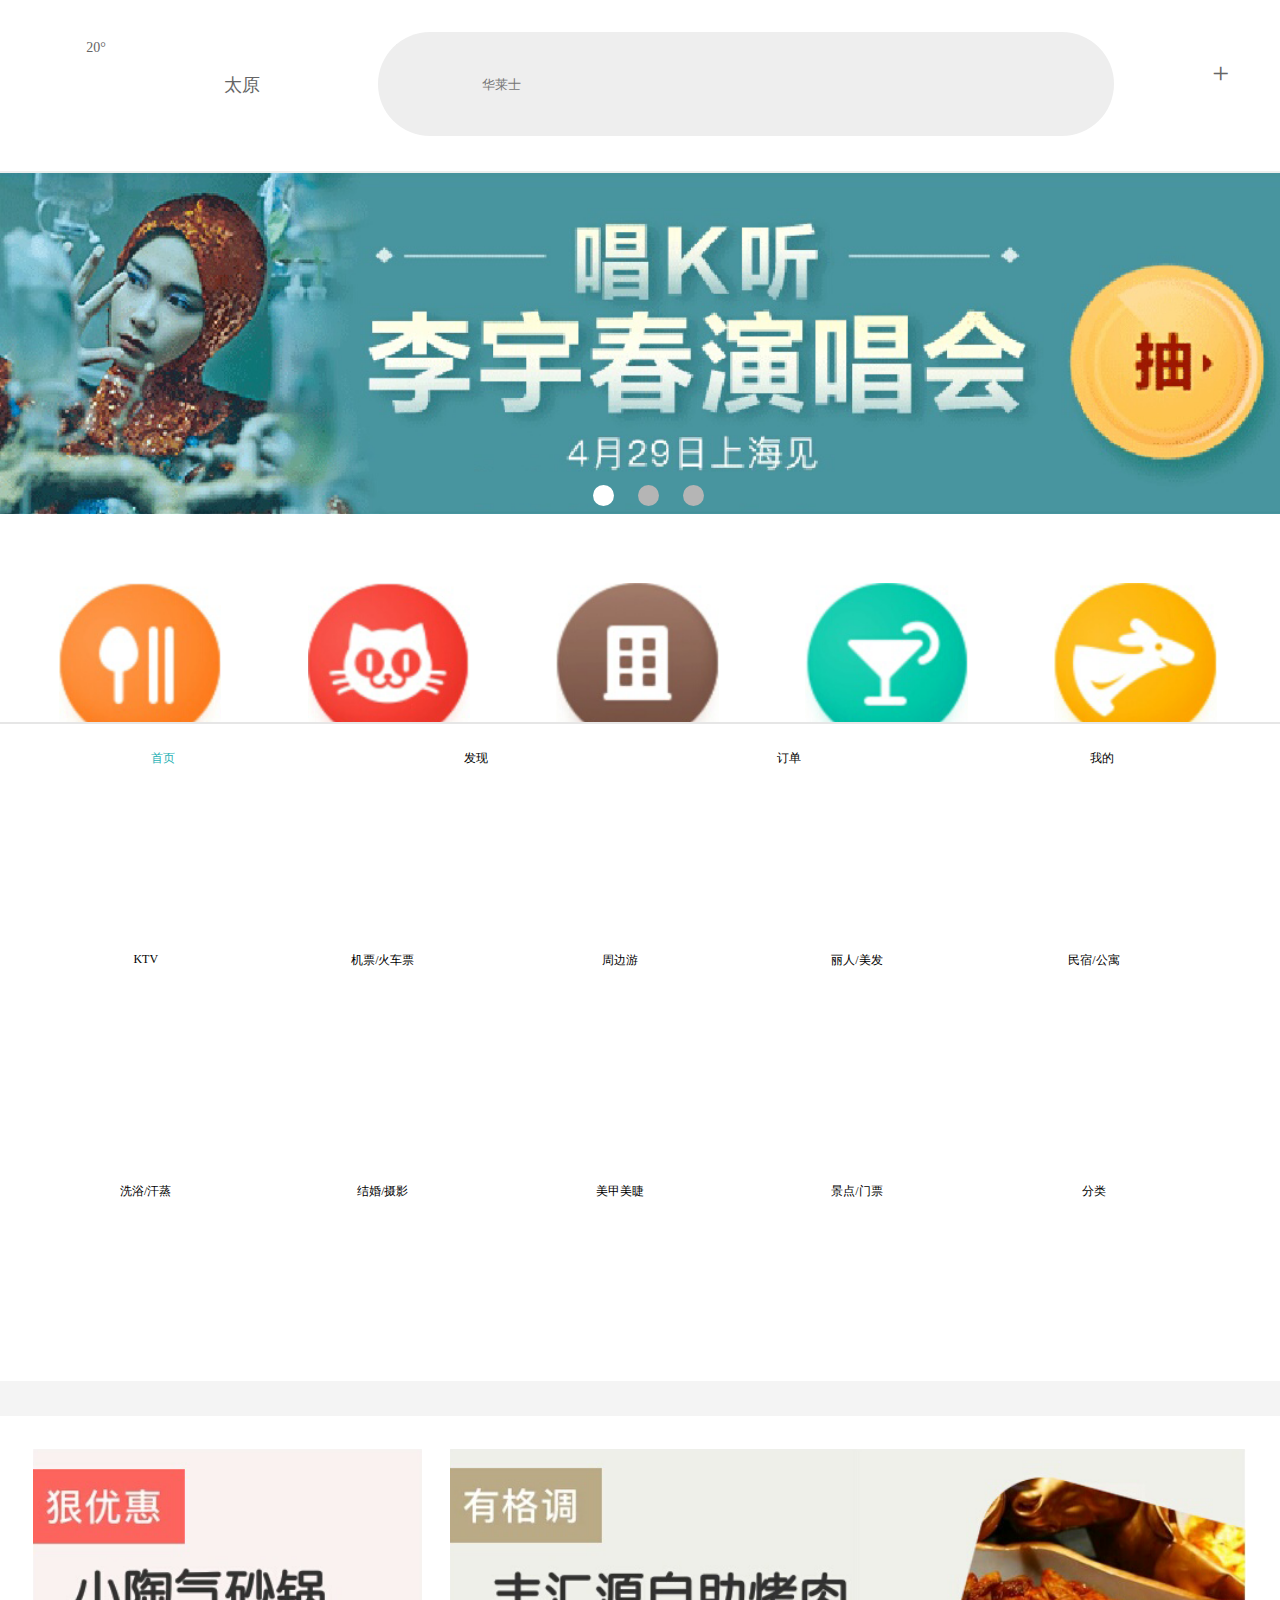
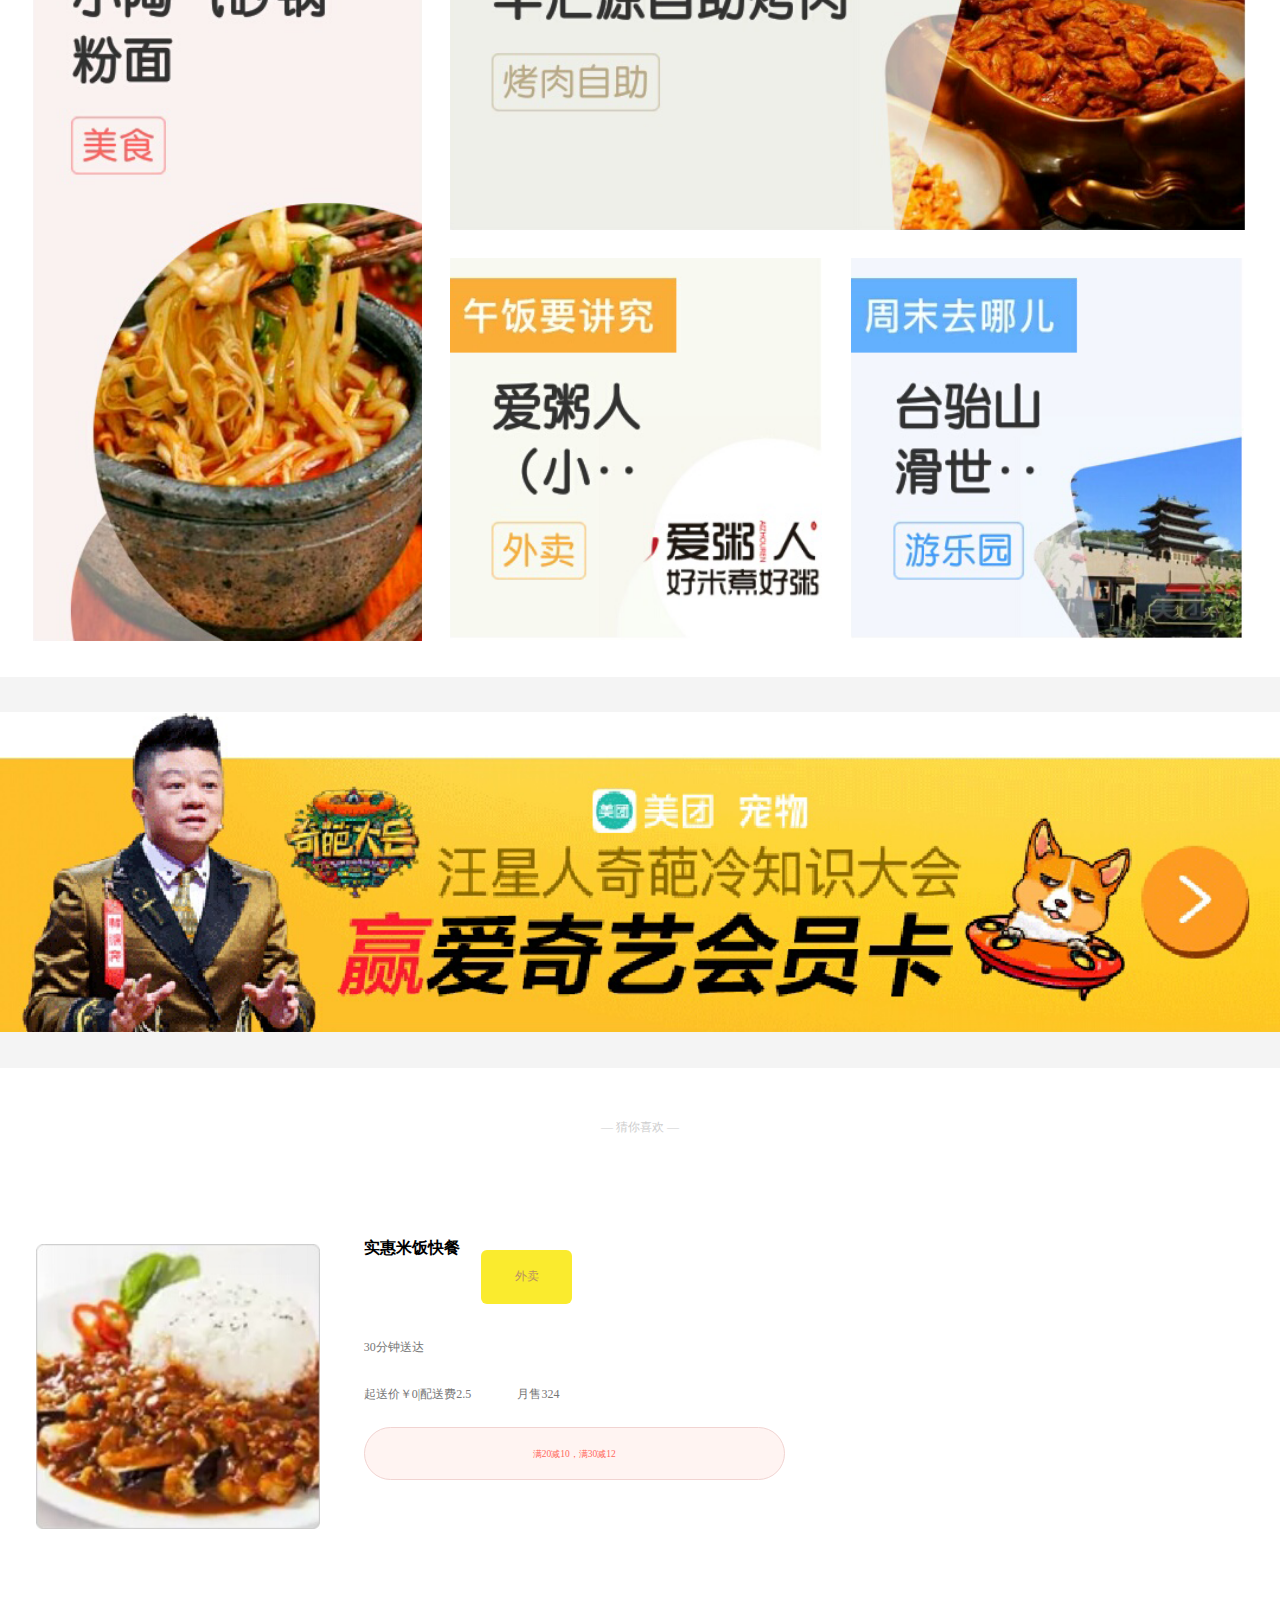
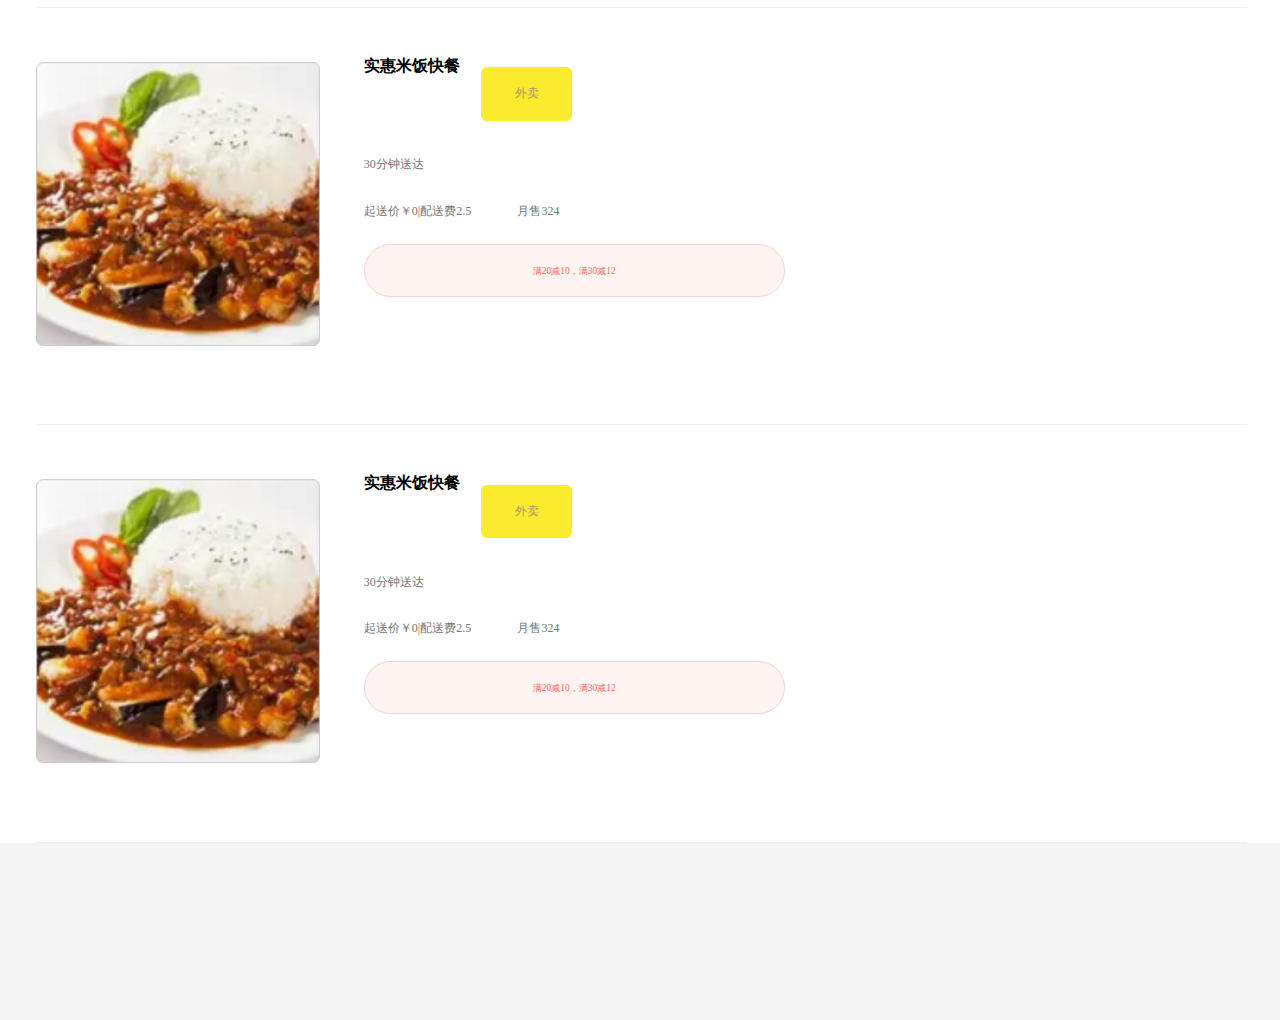
<file: index.html>
<!doctype html>
<html lang="en">
<head>
    <meta charset="UTF-8">
    <meta name="viewport"
          content="width=device-width, user-scalable=no, initial-scale=1.0, maximum-scale=1.0, minimum-scale=1.0">
    <meta http-equiv="X-UA-Compatible" content="ie=edge">
    <title>Document</title>
    <link rel="stylesheet" href="css/index.css">
    <link rel="stylesheet" href="css/public.css">
    <script src="js/rem.js"></script>
</head>
<body>
<div class="top">
    <div class="weather">
        <p>&#xe64c;</p>
        <span>20</span>°
    </div>
    <div class="address"><span>太原</span><em>&#xe62c;</em></div>
    <div class="search">
        <input type="submit" value="&#xe6d1;" class="search-icon">
        <input type="text" placeholder="华莱士" class="search-word">
    </div>
    <div class="add">+</div>
</div>
<div class="banner">
    <!--<div class="banner-img">-->
        <img src="img/images/banner1_02.png" alt="">
        <!--<img src="img/images/banner1_02.png" alt="">-->
        <!--<img src="img/images/banner1_02.png" alt="">-->
    <!--</div>-->
    <div class="banner-nav">
        <div class="banner-nav-first active"></div>
        <div class="banner-nav-first"></div>
        <div class="banner-nav-first"></div>
    </div>
</div>
<div class="icons">
    <div class="icon-five">
        <div class="icon1">
            <img src="img/images/meishi_07.png" alt="">
            美食
        </div>
        <div class="icon1 icon2">
            <img src="img/images/2.png" alt="">
            电影/演出
        </div>
        <div class="icon1 icon2">
            <img src="img/images/3.png" alt="">
            酒店住宿
        </div>
        <div class="icon1 icon2">
            <img src="img/images/4.png" alt="">
            休闲娱乐
        </div>
        <div class="icon1 icon2">
            <img src="img/images/5.png" alt="">
            外卖
        </div>
    </div>
    <div class="icon-line"></div>
    <div class="icons-ten">
        <div class="icon-top">
            <div class="icon-ten-first">
                <p>&#xe69c;</p>
                KTV
            </div>
            <div class="icon-ten-first">
                <p>&#xe61b;</p>
                机票/火车票
            </div>
            <div class="icon-ten-first">
                <p>&#xe8a2;</p>
                周边游
            </div>
            <div class="icon-ten-first">
                <p>&#xe600;</p>
                丽人/美发
            </div>
            <div class="icon-ten-first">
                <p>&#xe8e9;</p>
                民宿/公寓
            </div>
        </div>
        <div class="icon-top icon-bottom">
            <div class="icon-ten-first">
                <p>&#xe656;</p>
                洗浴/汗蒸
            </div>
            <div class="icon-ten-first">
                <p>&#xe6ac;</p>
                结婚/摄影
            </div>
            <div class="icon-ten-first">
                <p>&#xe61d;</p>
                美甲美睫
            </div>
            <div class="icon-ten-first">
                <p>&#xe623;</p>
                景点/门票
            </div>
            <div class="icon-ten-first">
                <p>&#xe7f8;</p>
                分类
            </div>
        </div>

    </div>
</div>
<div class="forexample">
    <a href="dianpu.html"><img src="img/images/f1_09.png" alt="" class="fe-img1"></a>
    <img src="img/images/f3.png" alt="" class="fe-img2">
    <img src="img/images/f2_06.png" alt="" class="fe-img3">
    <img src="img/images/f4.png" alt="" class="fe-img4">
</div>
<div class="row-img">
    <img src="img/images/h1_22.png" alt="">
</div>
<div class="like">
    <div class="like-title">— 猜你喜欢 —</div>
    <div class="like-nav1">
        <img src="img/images/c1_09.png" alt="">
        <div class="like-word">
            <div class="like-word-title">
                <h5>实惠米饭快餐</h5>
                <div class="waimai">外卖</div>
            </div>
            <p>30分钟送达</p>
            <p>起送价￥0|配送费2.5<span>月售324</span></p>
            <div class="free">满20减10，满30减12</div>
        </div>
    </div>
    <div class="like-nav1">
        <img src="img/images/c1_09.png" alt="">
        <div class="like-word">
            <div class="like-word-title">
                <h5>实惠米饭快餐</h5>
                <div class="waimai">外卖</div>
            </div>
            <p>30分钟送达</p>
            <p>起送价￥0|配送费2.5<span>月售324</span></p>
            <div class="free">满20减10，满30减12</div>
        </div>
    </div>
    <div class="like-nav1">
        <img src="img/images/c1_09.png" alt="">
        <div class="like-word">
            <div class="like-word-title">
                <h5>实惠米饭快餐</h5>
                <div class="waimai">外卖</div>
            </div>
            <p>30分钟送达</p>
            <p>起送价￥0|配送费2.5<span>月售324</span></p>
            <div class="free">满20减10，满30减12</div>
        </div>
    </div>
</div>
<div class="daohang">
    <a href="index.html">
        <div class="daohang1 daohang3">
            &#xe613;
            <span>首页</span>
        </div>
    </a>
    <a href="find.html">
        <div class="daohang1 daohang2">
            &#xe612;
            <span>发现</span>
        </div>
    </a>
    <a href="book.html">
        <div class="daohang1 daohang2">
            &#xe645;
            <span>订单</span>
        </div>
    </a>
    <a href="person.php">
        <div class="daohang1 daohang2">
            &#xe62f;
            <span>我的</span>
        </div>
    </a>
</div>

<!--<div class="fan">-->
    <!--<div class="top">-->
        <!--<div class="cha">×</div>-->
        <!--<div class="chaopai">招牌美食</div>-->
    <!--</div>-->
    <!--<div class="fan_xiangqing">-->
        <!--<div class="fan_xq_top">-->
            <!--<div class="dian"><span>开心花甲粉</span></div>-->
            <!--<div class="peisong"><span>配送费0</span></div>-->
            <!--<div class="pingjia"><span>评价3.9分</span></div>-->
            <!--<div class="fan_xq_neirong">-->
                <!--<div class="fanfan">-->
                    <!--<div class="fan_xq_tu"></div>-->
                    <!--<div class="fan_fanxiangqing">-->
                        <!--<div class="fanming">香辣花甲粉</div>-->
                        <!--<div class="shengyu">仅剩19份</div>-->
                        <!--<div class="fan_tiao"></div>-->
                        <!--<b class="jiage">9.9</b>-->
                        <!--<span class="qianjiage">16.88</span>-->
                    <!--</div>-->
                    <!--<div class="fan_qiang">马上订购</div>-->
                <!--</div>-->
                <!--<div class="fanfan">-->
                    <!--<div class="fan_xq_tu"></div>-->
                    <!--<div class="fan_fanxiangqing">-->
                        <!--<div class="fanming">香辣花甲粉</div>-->
                        <!--<div class="shengyu">仅剩19份</div>-->
                        <!--<div class="fan_tiao"></div>-->
                        <!--<b class="jiage">9.9</b>-->
                        <!--<span class="qianjiage">16.88</span>-->
                    <!--</div>-->
                    <!--<div class="fan_qiang">马上订购</div>-->
                <!--</div>-->
                <!--<div class="fanfan">-->
                    <!--<div class="fan_xq_tu"></div>-->
                    <!--<div class="fan_fanxiangqing">-->
                        <!--<div class="fanming">香辣花甲粉</div>-->
                        <!--<div class="shengyu">仅剩19份</div>-->
                        <!--<div class="fan_tiao"></div>-->
                        <!--<b class="jiage">9.9</b>-->
                        <!--<span class="qianjiage">16.88</span>-->
                    <!--</div>-->
                    <!--<div class="fan_qiang">马上订购</div>-->
                <!--</div>-->
                <!--<div class="fanfan">-->
                    <!--<div class="fan_xq_tu"></div>-->
                    <!--<div class="fan_fanxiangqing">-->
                        <!--<div class="fanming">香辣花甲粉</div>-->
                        <!--<div class="shengyu">仅剩19份</div>-->
                        <!--<div class="fan_tiao"></div>-->
                        <!--<b class="jiage">9.9</b>-->
                        <!--<span class="qianjiage">16.88</span>-->
                    <!--</div>-->
                    <!--<div class="fan_qiang">马上订购</div>-->
                <!--</div>-->
                <!--<div class="fanfan">-->
                    <!--<div class="fan_xq_tu"></div>-->
                    <!--<div class="fan_fanxiangqing">-->
                        <!--<div class="fanming">香辣花甲粉</div>-->
                        <!--<div class="shengyu">仅剩19份</div>-->
                        <!--<div class="fan_tiao"></div>-->
                        <!--<b class="jiage">9.9</b>-->
                        <!--<span class="qianjiage">16.88</span>-->
                    <!--</div>-->
                    <!--<div class="fan_qiang">马上订购</div>-->
                <!--</div>-->
                <!--<div class="fanfan">-->
                    <!--<div class="fan_xq_tu"></div>-->
                    <!--<div class="fan_fanxiangqing">-->
                        <!--<div class="fanming">香辣花甲粉</div>-->
                        <!--<div class="shengyu">仅剩19份</div>-->
                        <!--<div class="fan_tiao"></div>-->
                        <!--<b class="jiage">9.9</b>-->
                        <!--<span class="qianjiage">16.88</span>-->
                    <!--</div>-->
                    <!--<div class="fan_qiang">马上订购</div>-->
                <!--</div>-->
            <!--</div>-->
        <!--</div>-->
    <!--</div>-->
<!--</div>-->
</body>
<script src="js/jquery-3.3.1.min.js"></script>
<script src="js/index.js"></script>
<!--<script>-->
    <!--$(".cha").click(function () {-->
        <!--$(".fan").slideUp();-->
    <!--})-->
    <!--$(".fe-img1").click(function () {-->
        <!--$(".fan").slideDown();-->
    <!--})-->
<!--</script>-->
</html>
</file>
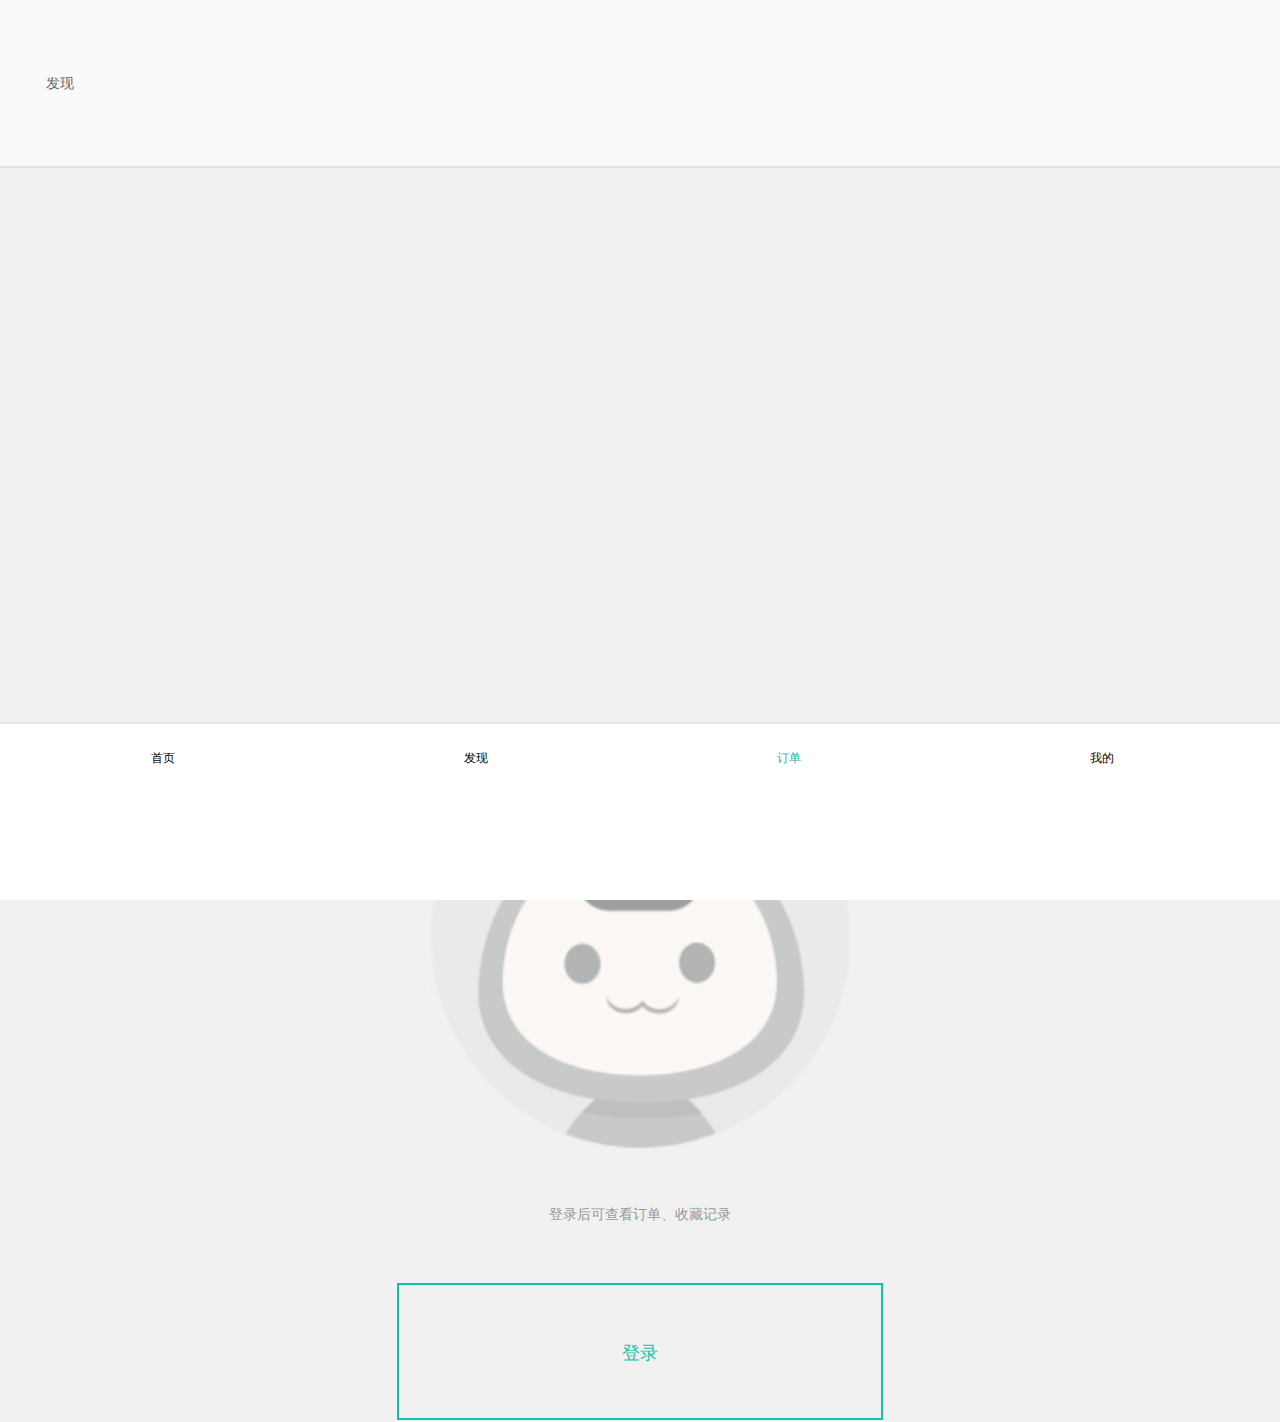
<file: book.html>
<!doctype html>
<html lang="en">
<head>
    <meta charset="UTF-8">
    <meta name="viewport"
          content="width=device-width, user-scalable=no, initial-scale=1.0, maximum-scale=1.0, minimum-scale=1.0">
    <meta http-equiv="X-UA-Compatible" content="ie=edge">
    <title>Document</title>
    <link rel="stylesheet" href="css/book.css">
    <link rel="stylesheet" href="css/public.css">
    <script src="js/rem.js"></script>
</head>
<body>
<div class="top">
    发现
</div>
<div class="content">
    <div class="content-img">
        <img src="img/images/t1_07.png" alt="">
    </div>
    <p>登录后可查看订单、收藏记录</p>
    <a href="login.html" target="_parent"><div class="login">登录</div></a>
</div>
<div class="daohang">
    <a href="index.html">
        <div class="daohang1">
            &#xe613;
            <span>首页</span>
        </div>
    </a>
    <a href="find.html">
        <div class="daohang1 daohang2">
            &#xe612;
            <span>发现</span>
        </div>
    </a>
    <a href="book.html">
        <div class="daohang1 daohang2 daohang3">
            &#xe645;
            <span>订单</span>
        </div>
    </a>
    <a href="person.html">
        <div class="daohang1 daohang2">
            &#xe62f;
            <span>我的</span>
        </div>
    </a>
</div>

</body>
</html>
</file>
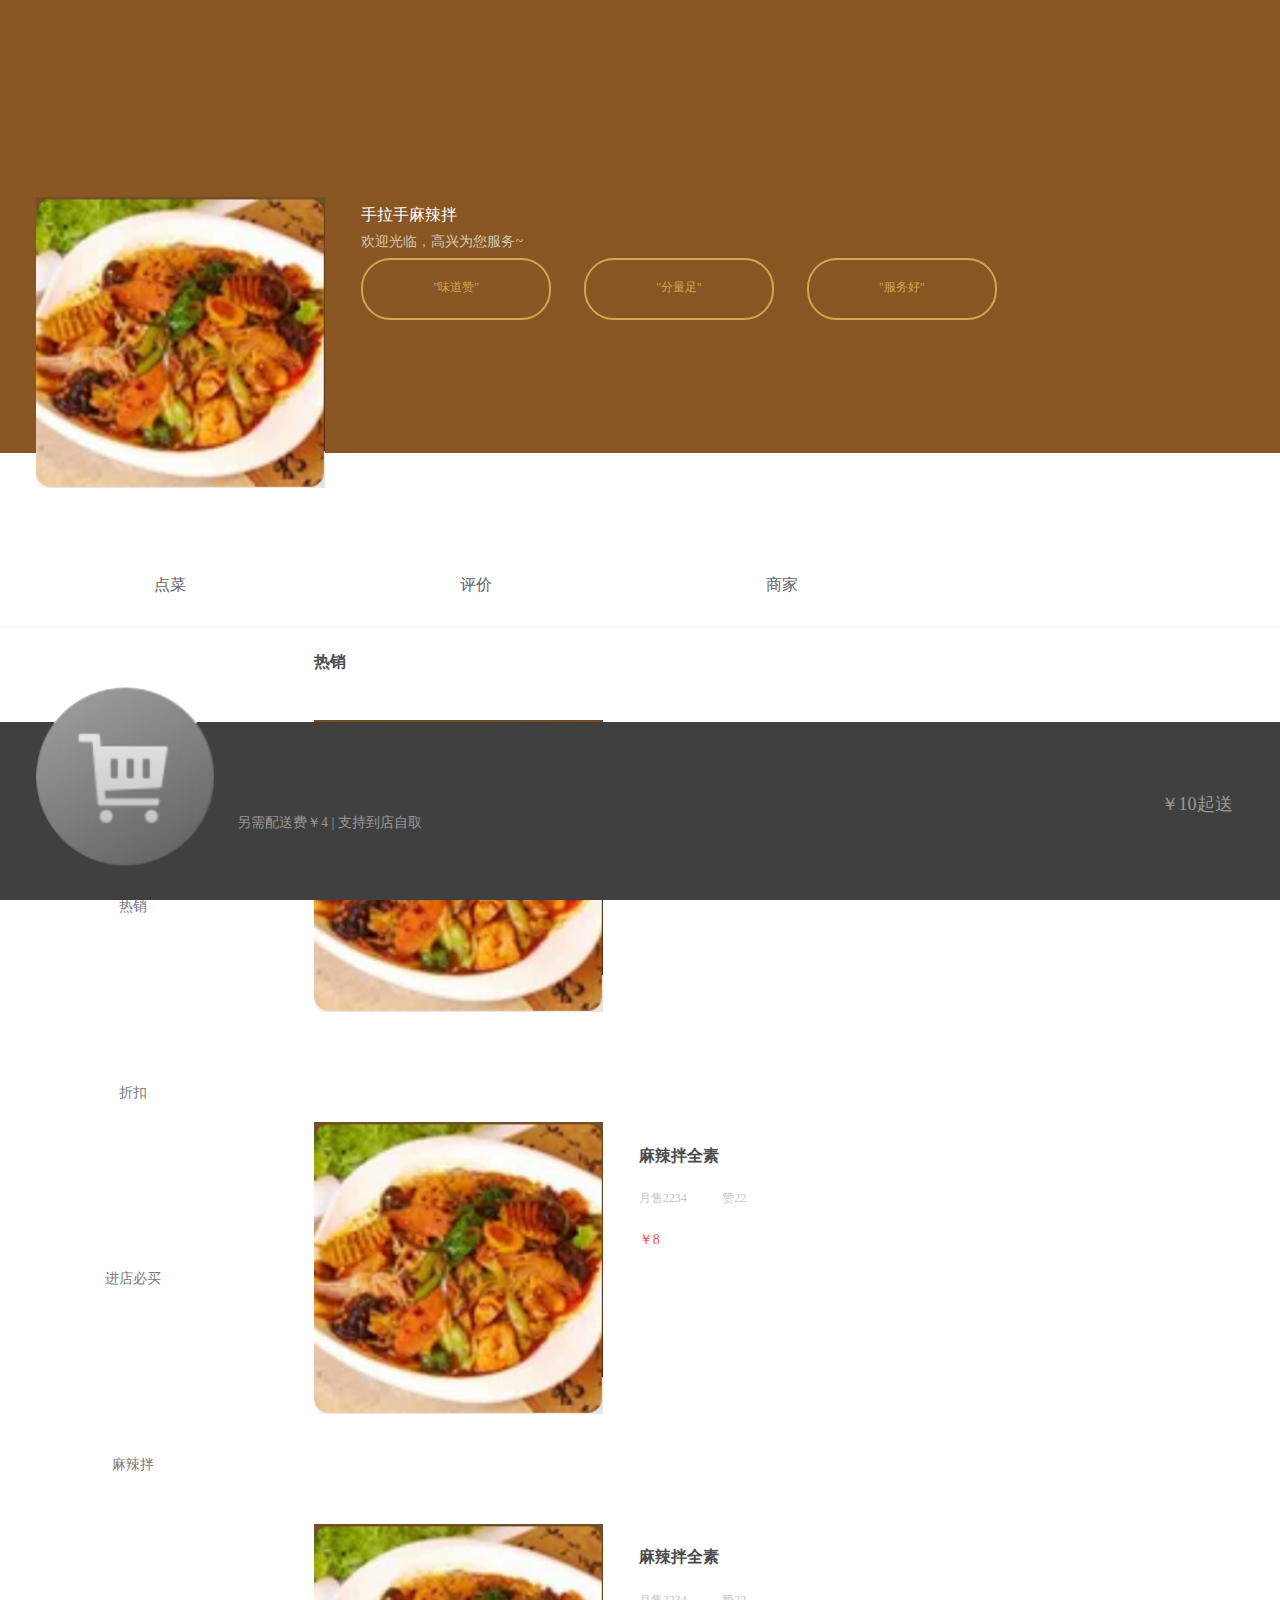
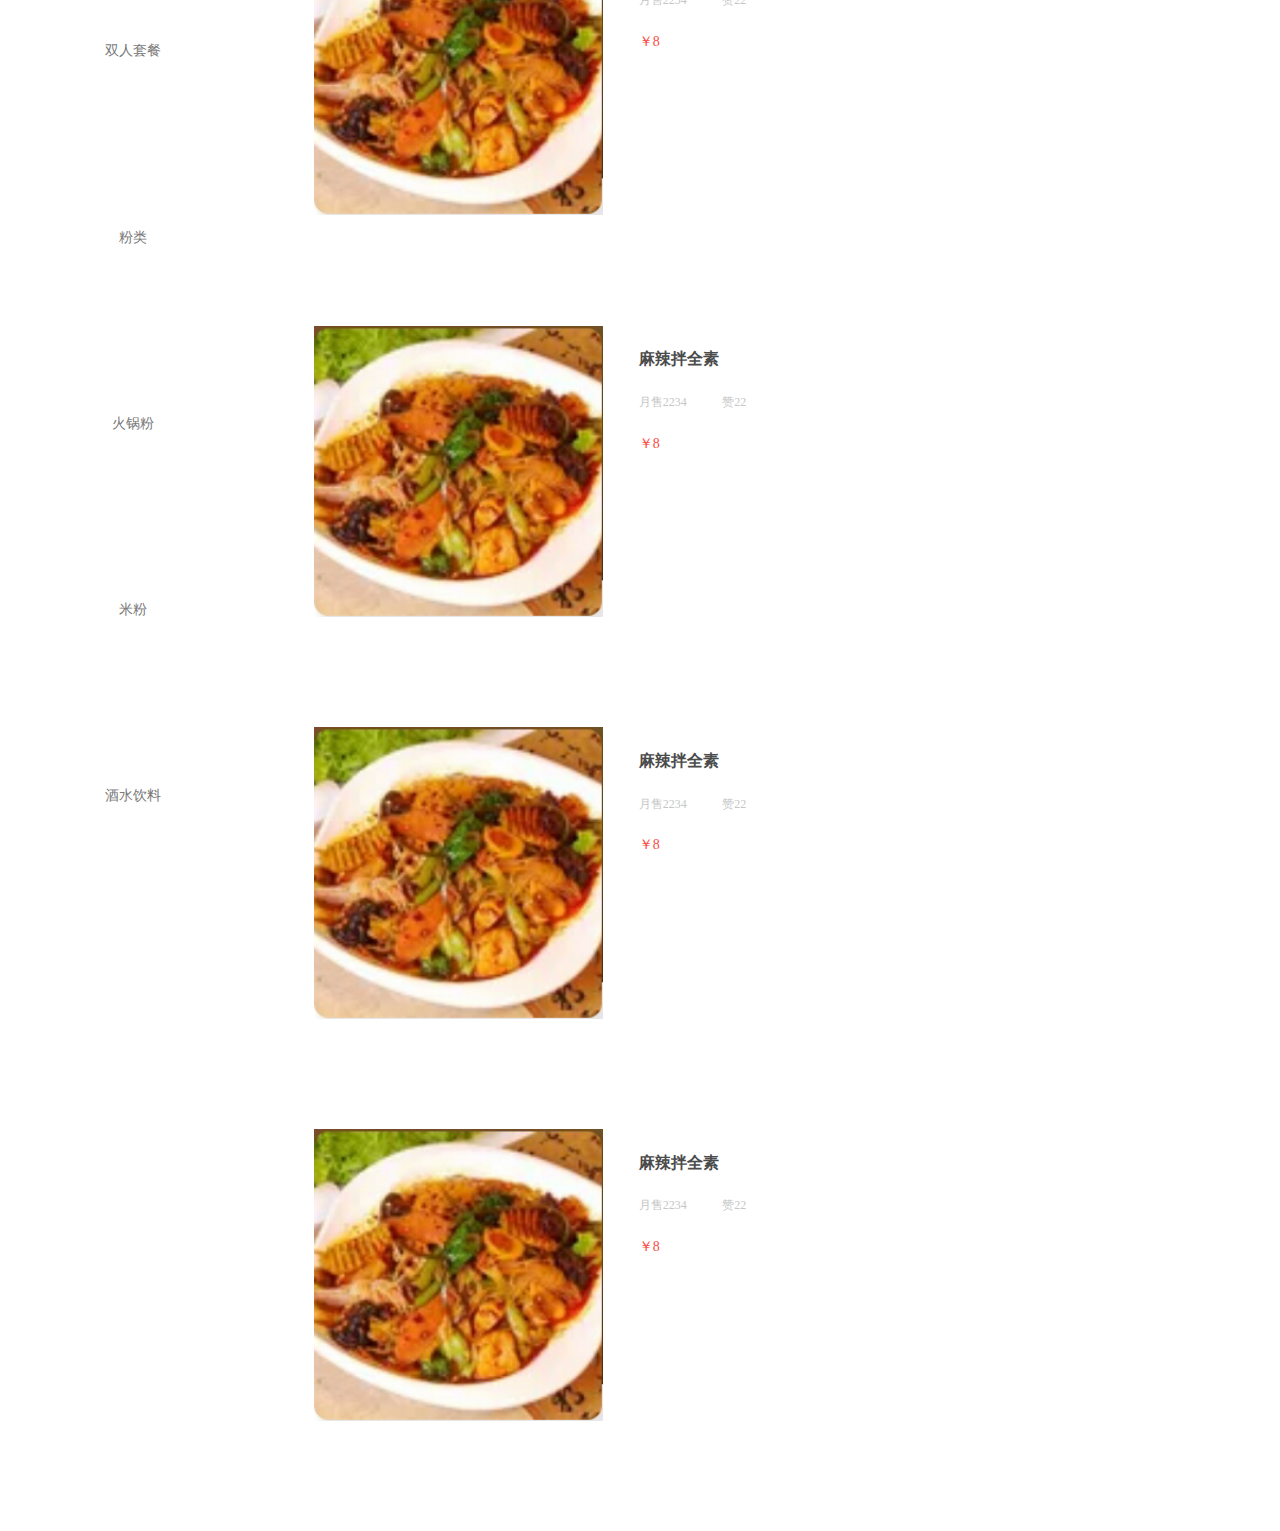
<file: dianpu.html>
<!doctype html>
<html lang="en">
<head>
    <meta charset="UTF-8">
    <meta name="viewport"
          content="width=device-width, user-scalable=no, initial-scale=1.0, maximum-scale=1.0, minimum-scale=1.0">
    <meta http-equiv="X-UA-Compatible" content="ie=edge">
    <title>Document</title>
    <link rel="stylesheet" href="css/dianpu.css">
    <link rel="stylesheet" href="css/public.css">
    <script src="js/rem.js"></script>
</head>
<body>
<div class="top">
    <div class="to-top">
        <a href="index.html">&#xe625;</a>
        &nbsp;&nbsp;&nbsp;&nbsp;&nbsp;&nbsp;&nbsp;&nbsp;&nbsp;&nbsp;
        &nbsp;&nbsp;&nbsp;&nbsp;&nbsp;&nbsp;&nbsp;&nbsp;&nbsp;&nbsp;
        &nbsp;&nbsp;&nbsp;&nbsp;
        &#xe78d;
        &nbsp;
        &#xe643;
        &nbsp;
        &#xe63d;
    </div>
    <img src="img/images/b1.png" alt="">
    <h5>手拉手麻辣拌</h5>
    <p>欢迎光临，高兴为您服务~</p>
    <div class="top-nav">
        <div class="top-nav1">"味道赞"</div>
        <div class="top-nav1 top-nav2">"分量足"</div>
        <div class="top-nav1 top-nav2">"服务好"</div>
    </div>
</div>
<div class="list">
    <span>点菜</span>
    <span class="list-span2">评价</span>
    <span class="list-span2">商家</span>
</div>
<div class="left-list">
    <div class="left-list-nav1">
        专场
    </div>
    <div class="left-list-nav1">
        热销
    </div>
    <div class="left-list-nav1">
        折扣
    </div>
    <div class="left-list-nav1">
        进店必买
    </div>
    <div class="left-list-nav1">
        麻辣拌
    </div>
    <div class="left-list-nav1">
        双人套餐
    </div>
    <div class="left-list-nav1">
        粉类
    </div>
    <div class="left-list-nav1">
        火锅粉
    </div>
    <div class="left-list-nav1">
        米粉
    </div>
    <div class="left-list-nav1">
        酒水饮料
    </div>
</div>
<div class="right-list">
    <h5>热销</h5>
    <a href="thing.html">
    <div class="item">
        <img src="img/images/b1.png" alt="">
        <div class="rightlist-word">
            <h5>麻辣拌全素</h5>
            <i>月售<span>2234</span></i>
            <i>赞<span>22</span></i>
            <p>￥8</p>
        </div>
    </div>
    </a>
    <div class="item">
        <img src="img/images/b1.png" alt="">
        <div class="rightlist-word">
            <h5>麻辣拌全素</h5>
            <i>月售<span>2234</span></i>
            <i>赞<span>22</span></i>
            <p>￥8</p>
        </div>
    </div>
    <div class="item">
        <img src="img/images/b1.png" alt="">
        <div class="rightlist-word">
            <h5>麻辣拌全素</h5>
            <i>月售<span>2234</span></i>
            <i>赞<span>22</span></i>
            <p>￥8</p>
        </div>
    </div>
    <div class="item">
        <img src="img/images/b1.png" alt="">
        <div class="rightlist-word">
            <h5>麻辣拌全素</h5>
            <i>月售<span>2234</span></i>
            <i>赞<span>22</span></i>
            <p>￥8</p>
        </div>
    </div>
    <div class="item">
        <img src="img/images/b1.png" alt="">
        <div class="rightlist-word">
            <h5>麻辣拌全素</h5>
            <i>月售<span>2234</span></i>
            <i>赞<span>22</span></i>
            <p>￥8</p>
        </div>
    </div>
    <div class="item">
        <img src="img/images/b1.png" alt="">
        <div class="rightlist-word">
            <h5>麻辣拌全素</h5>
            <i>月售<span>2234</span></i>
            <i>赞<span>22</span></i>
            <p>￥8</p>
        </div>
    </div>
</div>
<div class="buy">
    <div class="buy-car"></div>
    <span>
        另需配送费￥4 | 支持到店自取
    </span>
    <em>￥10起送</em>
</div>
</body>
</html>
</file>
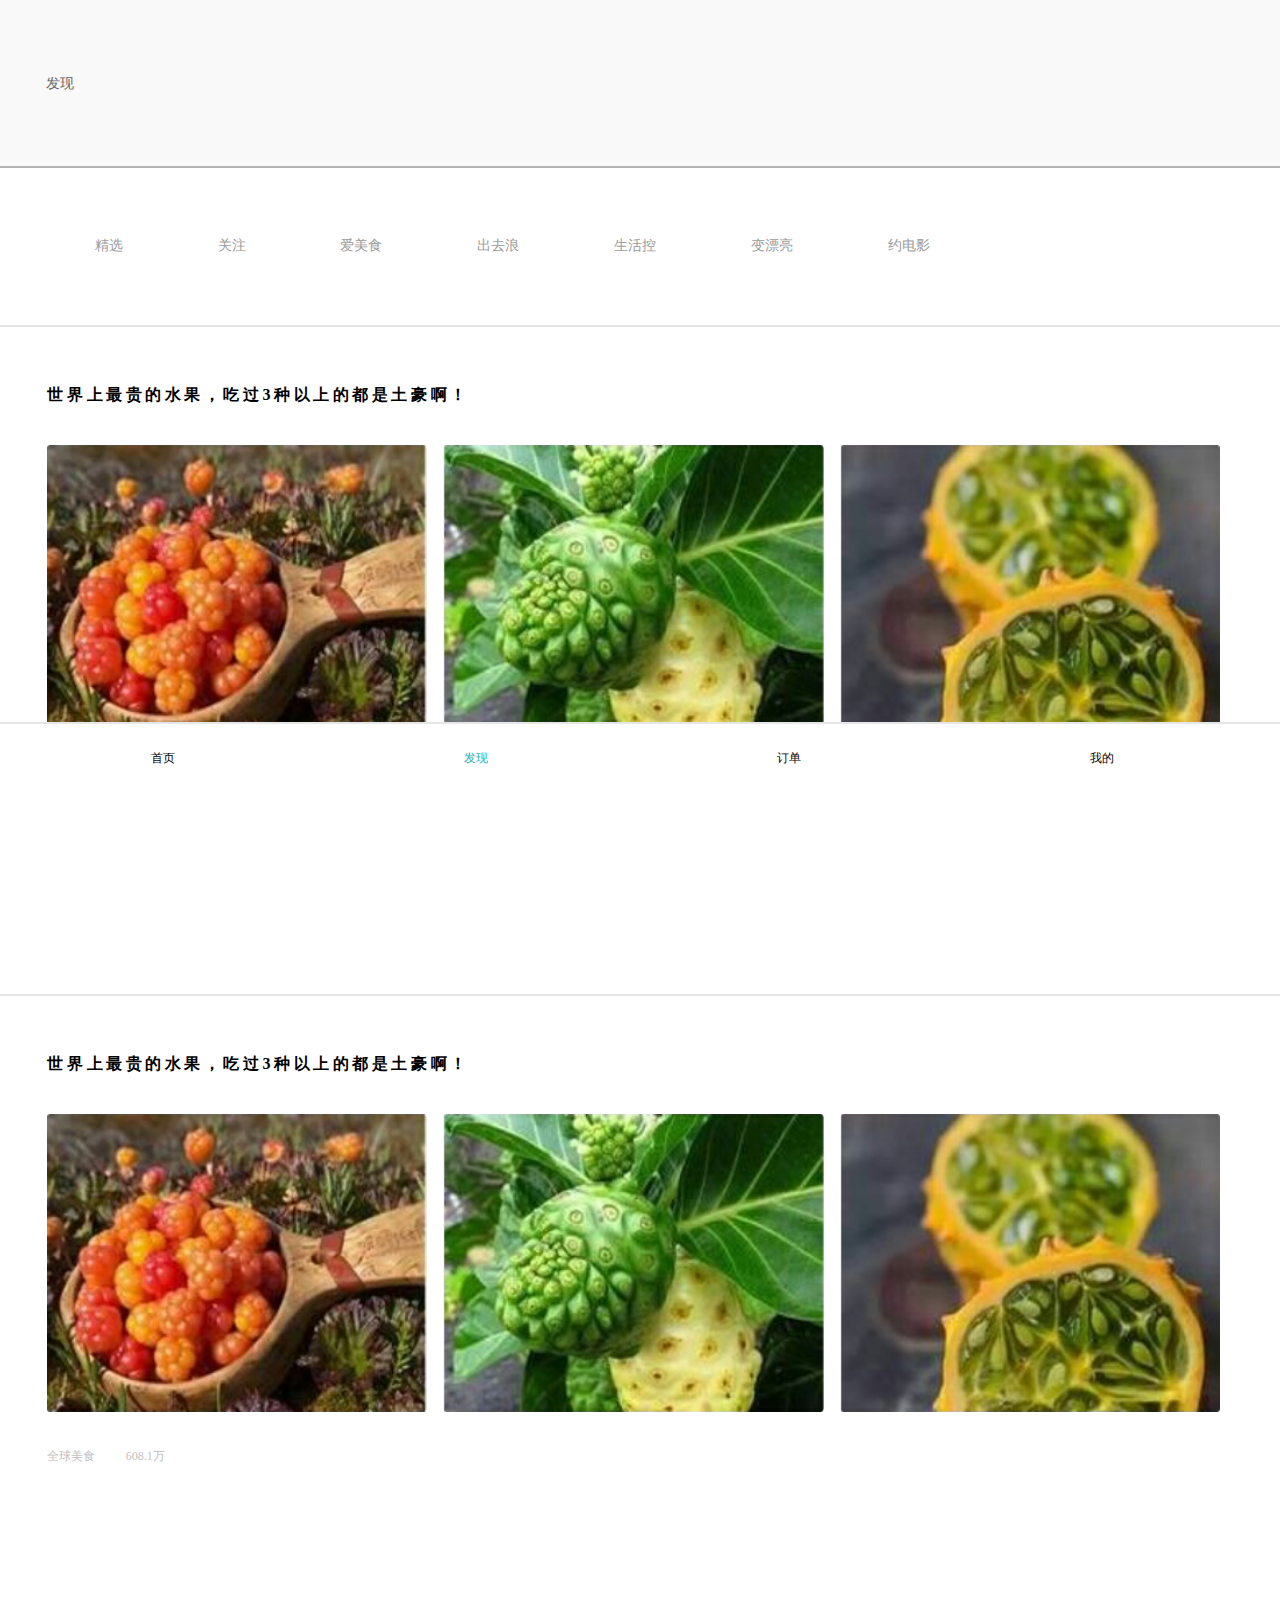
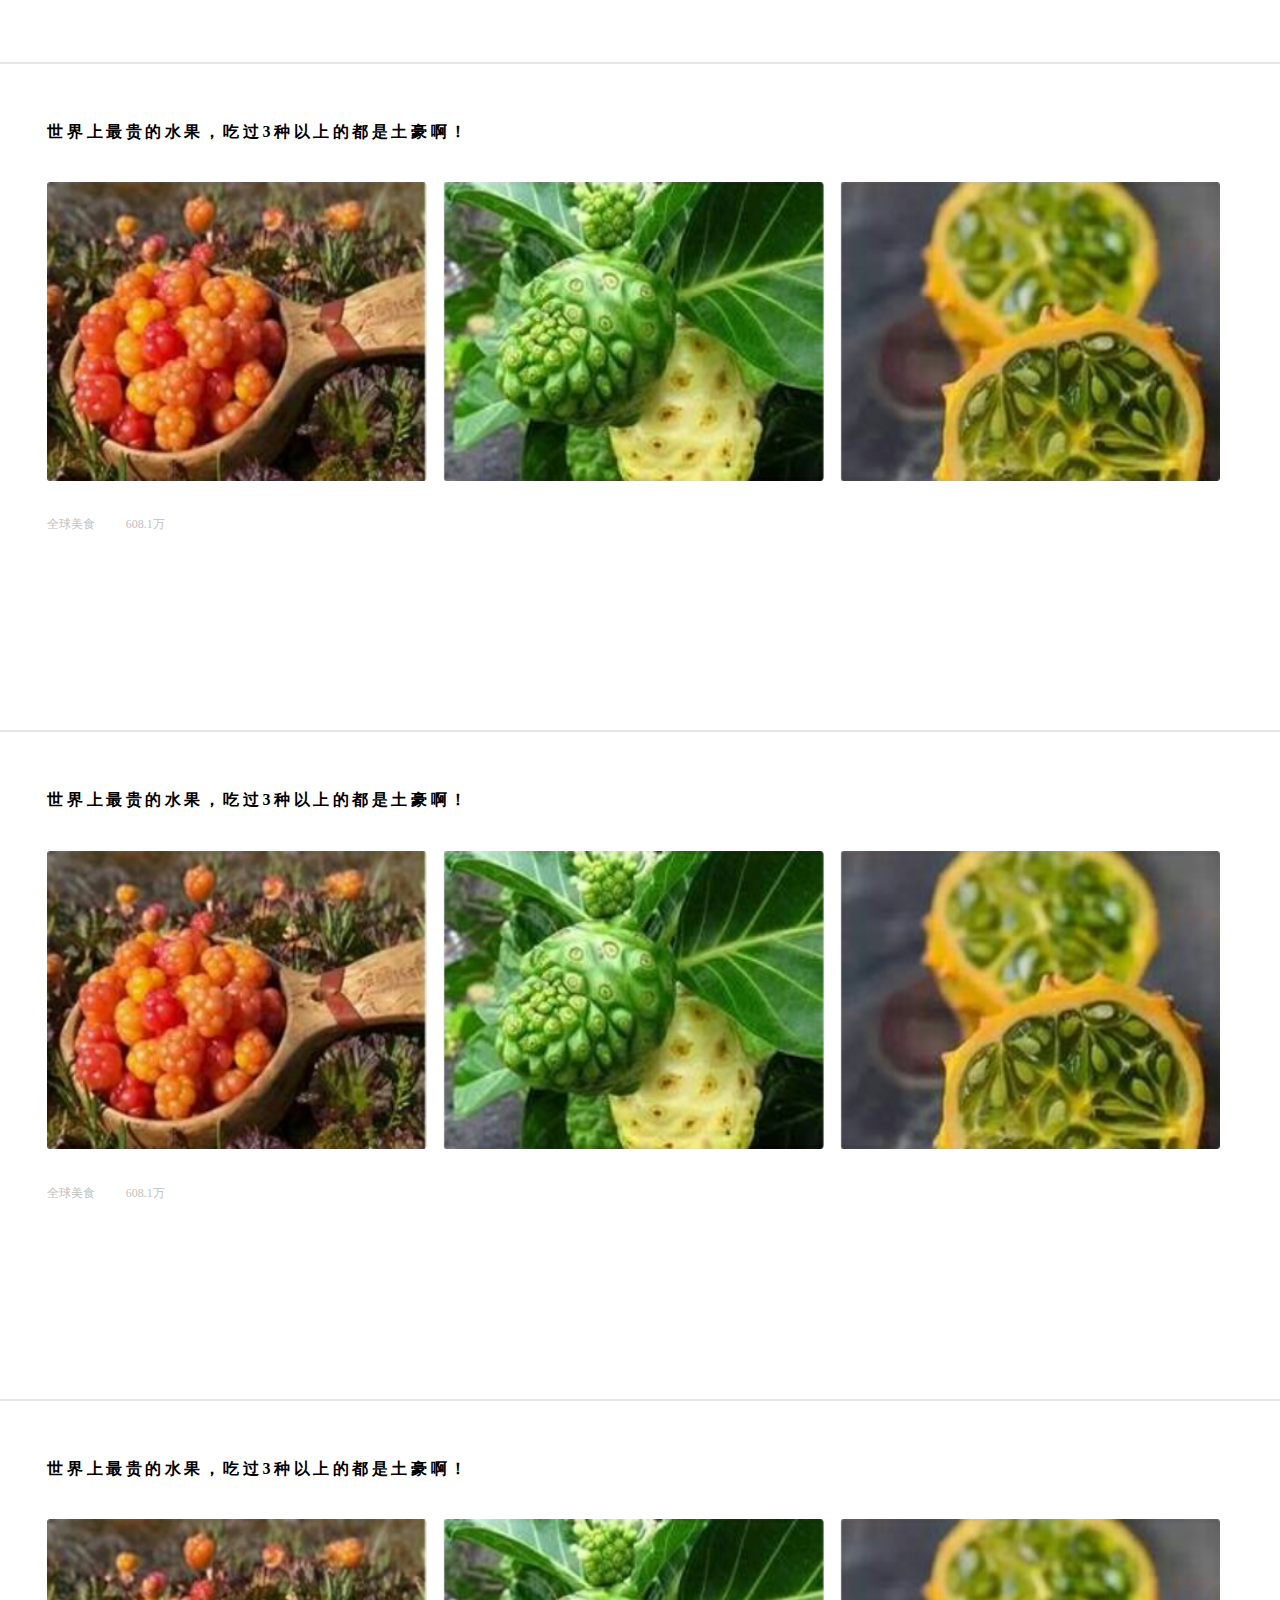
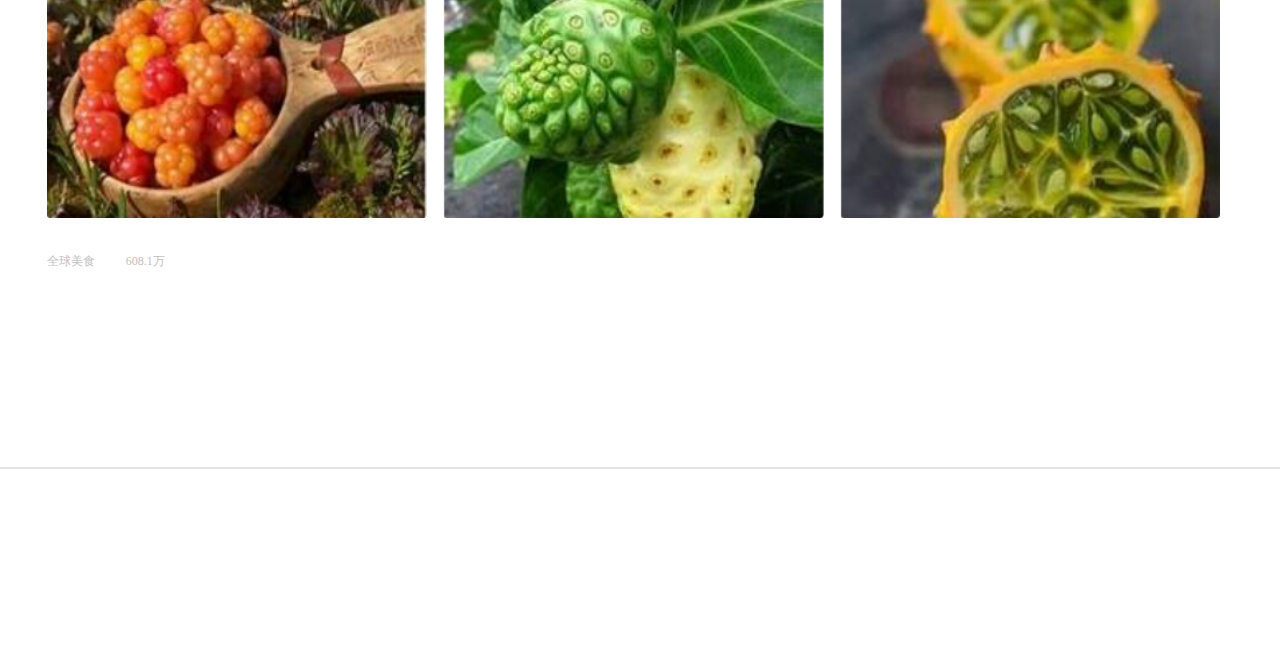
<file: find.html>
<!doctype html>
<html lang="en">
<head>
    <meta charset="UTF-8">
    <meta name="viewport"
          content="width=device-width, user-scalable=no, initial-scale=1.0, maximum-scale=1.0, minimum-scale=1.0">
    <meta http-equiv="X-UA-Compatible" content="ie=edge">
    <title>Document</title>
    <link rel="stylesheet" href="css/find.css">
    <link rel="stylesheet" href="css/public.css">
    <script src="js/rem.js"></script>
</head>
<body>
<div class="top">
    <div class="top-top">发现</div>
    <div class="top-bottom">
        <span class="top-bottom-word">精选</span>
        <span class="top-bottom-word">关注</span>
        <span class="top-bottom-word">爱美食</span>
        <span class="top-bottom-word">出去浪</span>
        <span class="top-bottom-word">生活控</span>
        <span class="top-bottom-word">变漂亮</span>
        <span class="top-bottom-word top-bottom-word1">约电影</span>
    </div>
</div>
<div class="container">
    <div class="content">
        <h5>世界上最贵的水果，吃过3种以上的都是土豪啊！</h5>
        <div class="content-img">
            <img src="img/images/c-1.png" alt="" class="content-img1">
            <img src="img/images/c-2.png" alt="" class="content-img2">
            <img src="img/images/c-3.png" alt="" class="content-img1 content-img3">
        </div>
        <p>全球美食&nbsp;&nbsp;&nbsp;&nbsp;&nbsp;&nbsp;&#xe6b0;&nbsp;<span>608.1</span>万</p>
    </div>
    <div class="content">
        <h5>世界上最贵的水果，吃过3种以上的都是土豪啊！</h5>
        <div class="content-img">
            <img src="img/images/c-1.png" alt="" class="content-img1">
            <img src="img/images/c-2.png" alt="" class="content-img2">
            <img src="img/images/c-3.png" alt="" class="content-img1 content-img3">
        </div>
        <p>全球美食&nbsp;&nbsp;&nbsp;&nbsp;&nbsp;&nbsp;&#xe6b0;&nbsp;<span>608.1</span>万</p>
    </div>
    <div class="content">
        <h5>世界上最贵的水果，吃过3种以上的都是土豪啊！</h5>
        <div class="content-img">
            <img src="img/images/c-1.png" alt="" class="content-img1">
            <img src="img/images/c-2.png" alt="" class="content-img2">
            <img src="img/images/c-3.png" alt="" class="content-img1 content-img3">
        </div>
        <p>全球美食&nbsp;&nbsp;&nbsp;&nbsp;&nbsp;&nbsp;&#xe6b0;&nbsp;<span>608.1</span>万</p>
    </div>
    <div class="content">
        <h5>世界上最贵的水果，吃过3种以上的都是土豪啊！</h5>
        <div class="content-img">
            <img src="img/images/c-1.png" alt="" class="content-img1">
            <img src="img/images/c-2.png" alt="" class="content-img2">
            <img src="img/images/c-3.png" alt="" class="content-img1 content-img3">
        </div>
        <p>全球美食&nbsp;&nbsp;&nbsp;&nbsp;&nbsp;&nbsp;&#xe6b0;&nbsp;<span>608.1</span>万</p>
    </div>
    <div class="content">
        <h5>世界上最贵的水果，吃过3种以上的都是土豪啊！</h5>
        <div class="content-img">
            <img src="img/images/c-1.png" alt="" class="content-img1">
            <img src="img/images/c-2.png" alt="" class="content-img2">
            <img src="img/images/c-3.png" alt="" class="content-img1 content-img3">
        </div>
        <p>全球美食&nbsp;&nbsp;&nbsp;&nbsp;&nbsp;&nbsp;&#xe6b0;&nbsp;<span>608.1</span>万</p>
    </div>
</div>
<div class="daohang">
    <a href="index.html">
        <div class="daohang1">
            &#xe613;
            <span>首页</span>
        </div>
    </a>
    <a href="find.html">
        <div class="daohang1 daohang2 daohang3">
            &#xe612;
            <span>发现</span>
        </div>
    </a>
    <a href="book.html">
        <div class="daohang1 daohang2">
            &#xe645;
            <span>订单</span>
        </div>
    </a>
    <a href="person.html">
        <div class="daohang1 daohang2">
            &#xe62f;
            <span>我的</span>
        </div>
    </a>
</div>
</body>
</html>
</file>
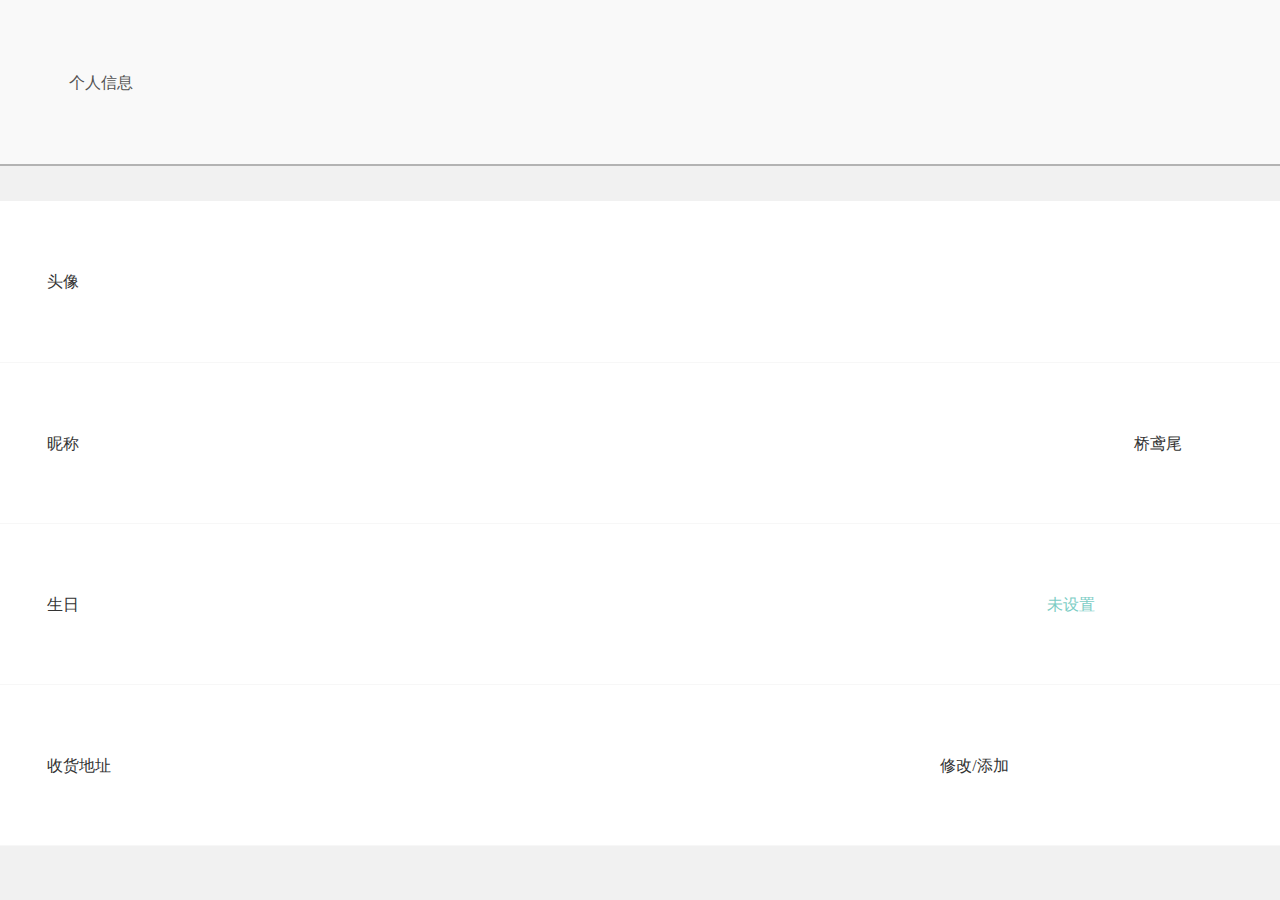
<file: information.html>
<!doctype html>
<html lang="en">
<head>
    <meta charset="UTF-8">
    <meta name="viewport"
          content="width=device-width, user-scalable=no, initial-scale=1.0, maximum-scale=1.0, minimum-scale=1.0">
    <meta http-equiv="X-UA-Compatible" content="ie=edge">
    <title>Document</title>
    <link rel="stylesheet" href="css/information.css">
    <link rel="stylesheet" href="css/public.css">
    <script src="js/rem.js"></script>
</head>
<body>
<div class="top">
    <a href="shezhi.html">&#xe631;</a>
    <span>个人信息</span>
</div>
<div class="container">
    <div class="item">
        头像
        <i>&#xe628;</i>
    </div>
    <div class="item">
        昵称
        <i>&#xe628;</i>
        <span>桥鸢尾</span>
    </div>
    <div class="item">
        生日
        <i>&#xe628;</i>
        <h5>未设置</h5>
        <span></span>
    </div>
    <div class="item">
        收货地址
        <i>&#xe628;</i>
        <span>修改/添加</span>
    </div>
</div>
</body>
</html>
</file>
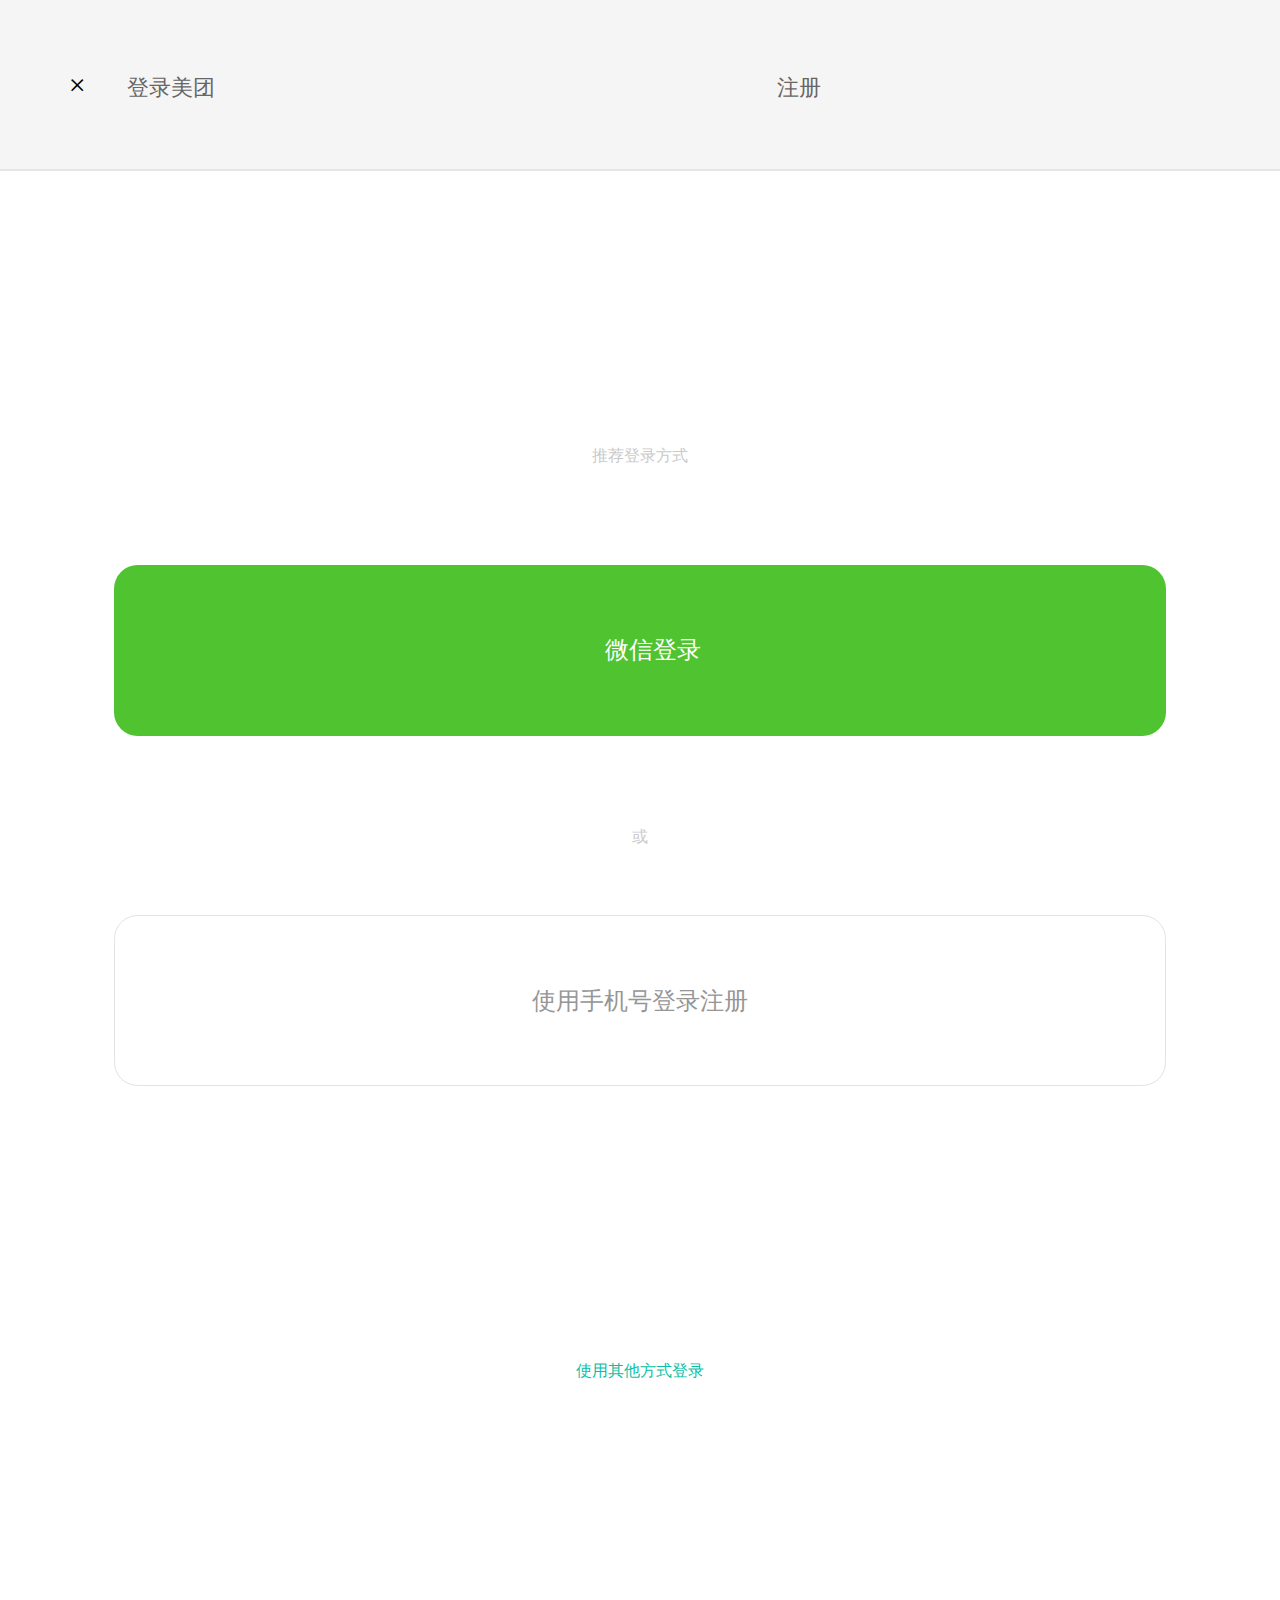
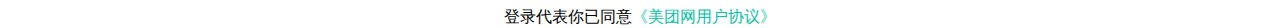
<file: login.html>
<!doctype html>
<html lang="en">
<head>
    <meta charset="UTF-8">
    <meta name="viewport"
          content="width=device-width, user-scalable=no, initial-scale=1.0, maximum-scale=1.0, minimum-scale=1.0">
    <meta http-equiv="X-UA-Compatible" content="ie=edge">
    <title>Document</title>
    <link rel="stylesheet" href="css/login.css">
    <link rel="stylesheet" href="css/public.css">
    <script src="js/rem.js"></script>
</head>
<body>
<div class="newtop">
    <a href="book.html"><i class="cloose">×</i></a>
    登录美团
    <em>注册</em>
</div>
<p class="top-p">推荐登录方式</p>
<div class="weixin">
    <i>&#xe629;</i>
    微信登录
</div>
<p class="top-p top-p1">或</p>
<a href="phone.html">
    <div class="phone">
        使用手机号登录注册
    </div>
</a>
<p class="top-p method">使用其他方式登录</p>
<p class="bottom">登录代表你已同意<span>《美团网用户协议》</span></p>
<div class="other">
    <div class="upother"></div>
    <div class="other-bottom">
        <div class="other-method">
            <span>
                <img src="img/images/11.png" alt="">
                QQ
            </span>
            <span class="other-span">
                <img src="img/images/12.png" alt="">
                微博
            </span>
            <a href="loginin.html">
            <span>
                <img src="img/images/13.png" alt="">
                账号密码
            </span>
            </a>
        </div>
        <p>取消</p>
    </div>
</div>
<script src="js/jquery-3.3.1.min.js"></script>
<script>
    $(".method").click(function () {
        $(".other").slideDown();
    })
    $(".other-bottom p").click(function () {
        $(".other").slideUp();
    })
</script>
</body>
</html>
</file>
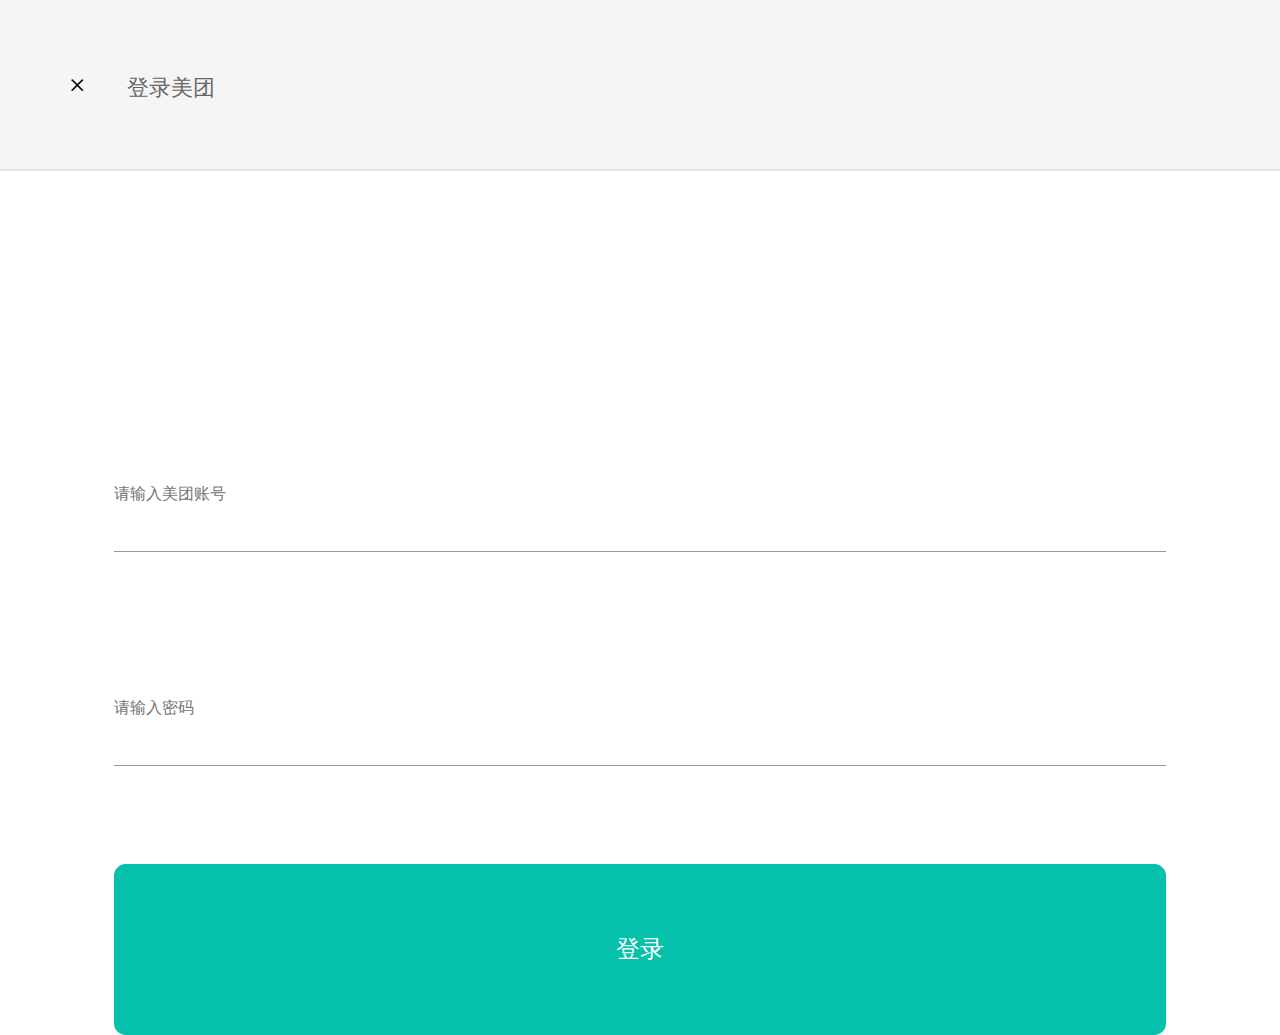
<file: loginin.html>
<!doctype html>
<html lang="en">
<head>
    <meta charset="UTF-8">
    <meta name="viewport"
          content="width=device-width, user-scalable=no, initial-scale=1.0, maximum-scale=1.0, minimum-scale=1.0">
    <meta http-equiv="X-UA-Compatible" content="ie=edge">
    <title>Document</title>
    <link rel="stylesheet" href="css/loginin.css">
    <link rel="stylesheet" href="css/public.css">
    <script src="js/rem.js"></script>
</head>
<body>
<div class="newtop">
    <a href="login.html"><i class="cloose">×</i></a>
    登录美团
</div>
<form action="php/checklogin.php" method="post">
    <div class="phoneaddress user">
        <input type="text" placeholder="请输入美团账号" name="user">
    </div>

    <div class="phoneaddress password">
        <input type="password" placeholder="请输入密码" name="password">
    </div>
    <input type="submit" value="登录" class="next">
</form>

</body>
</html>
</file>
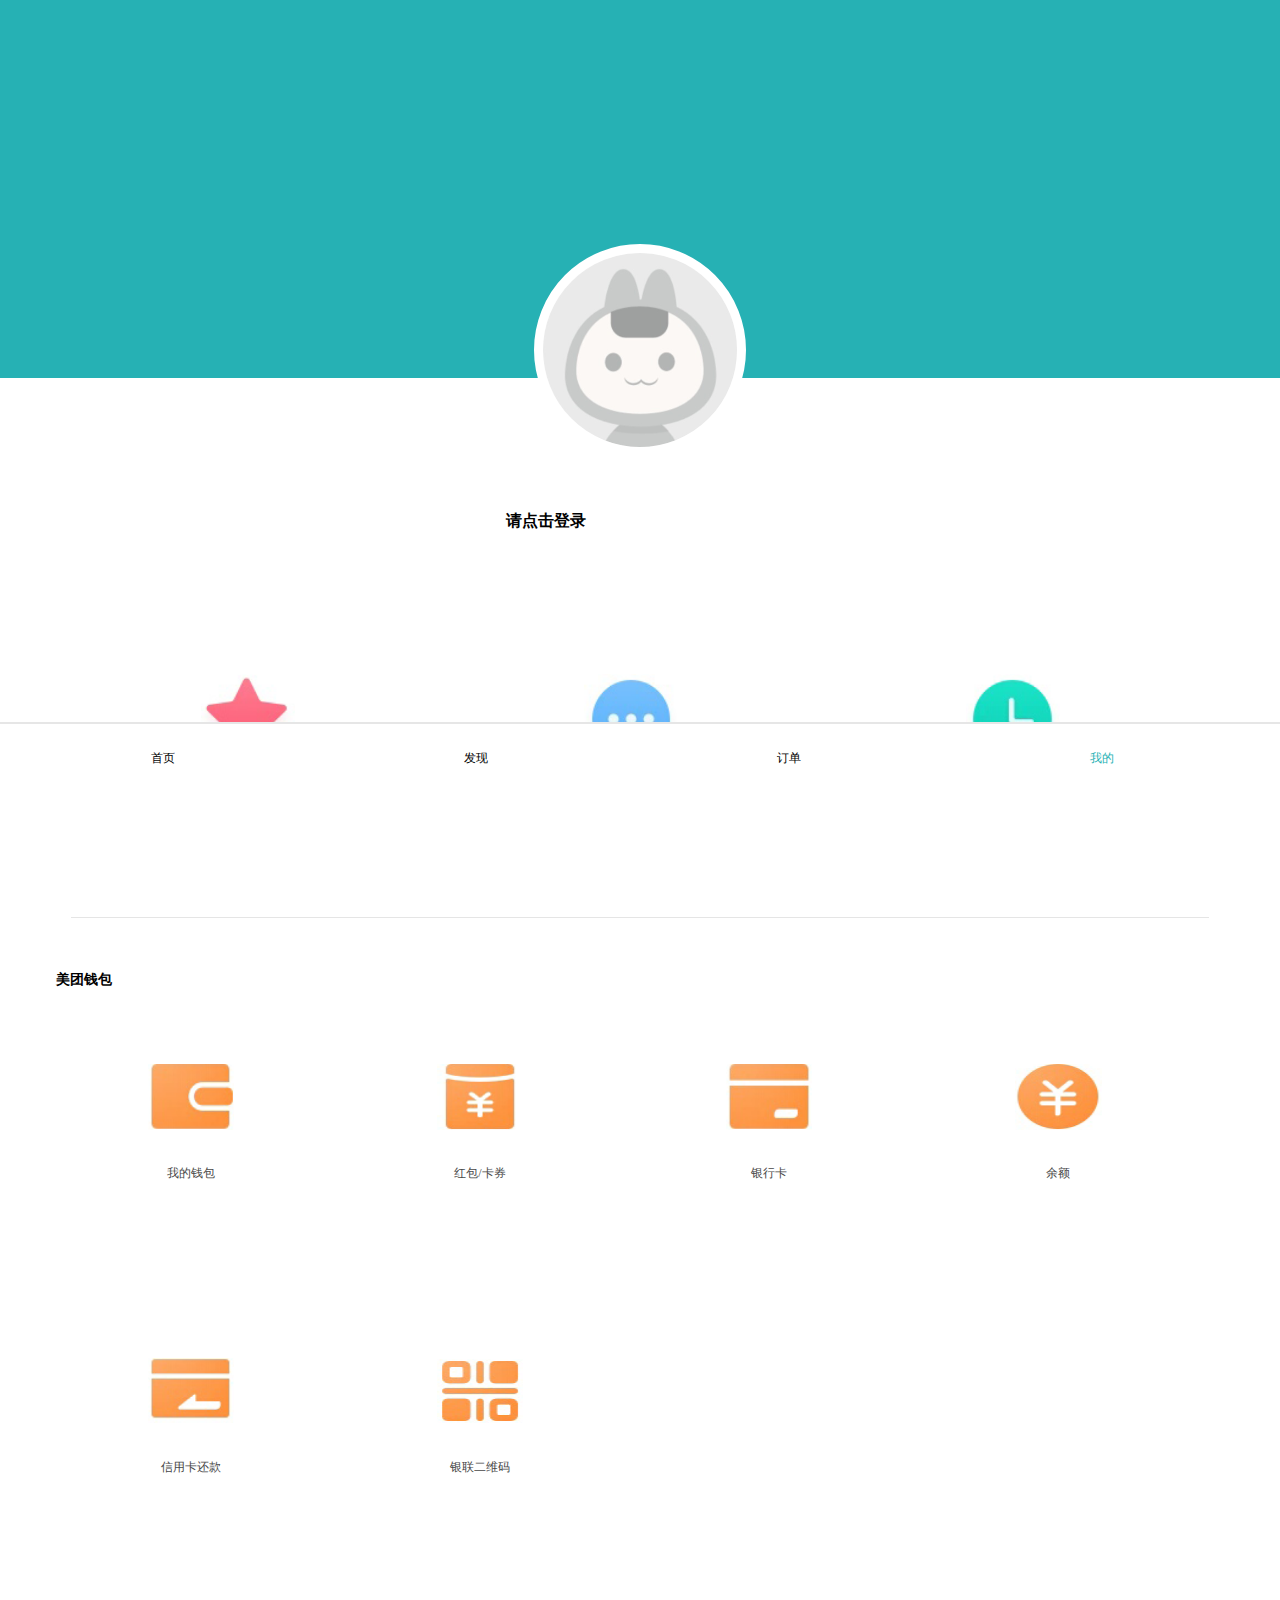
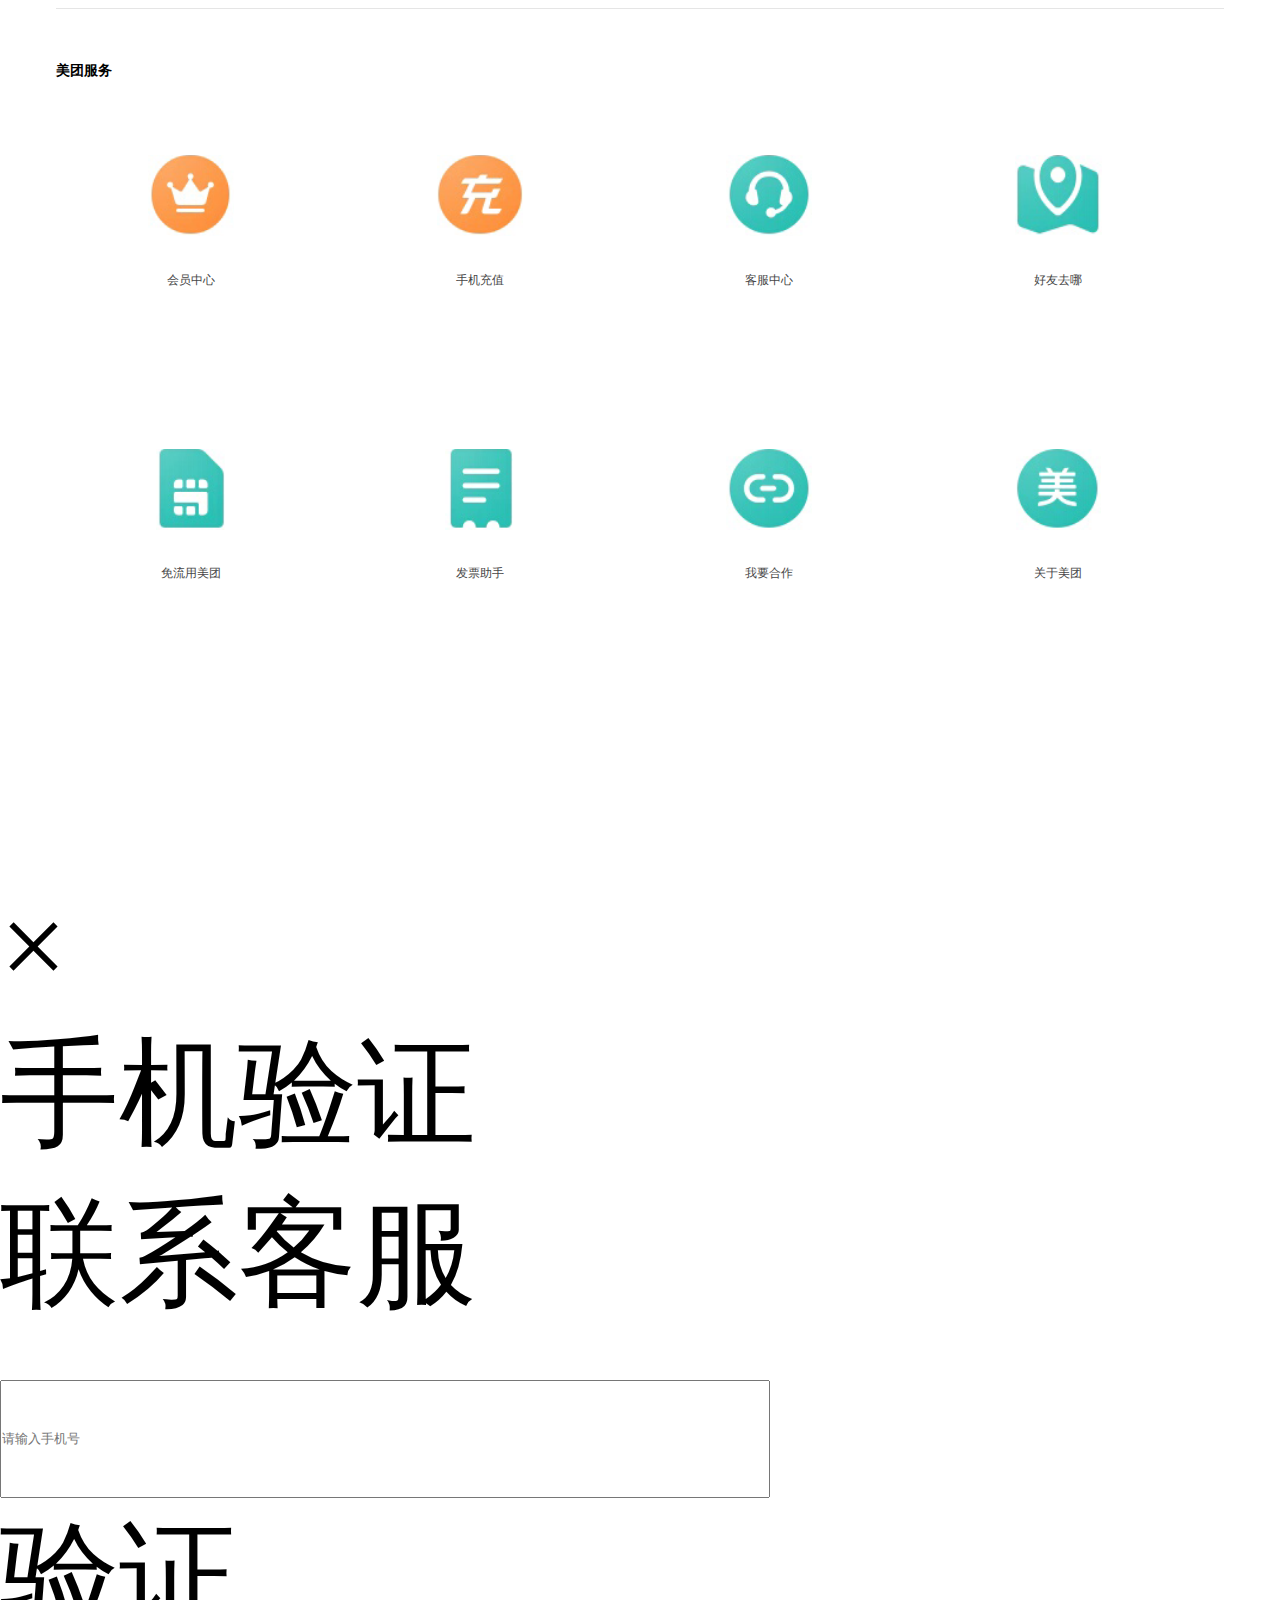
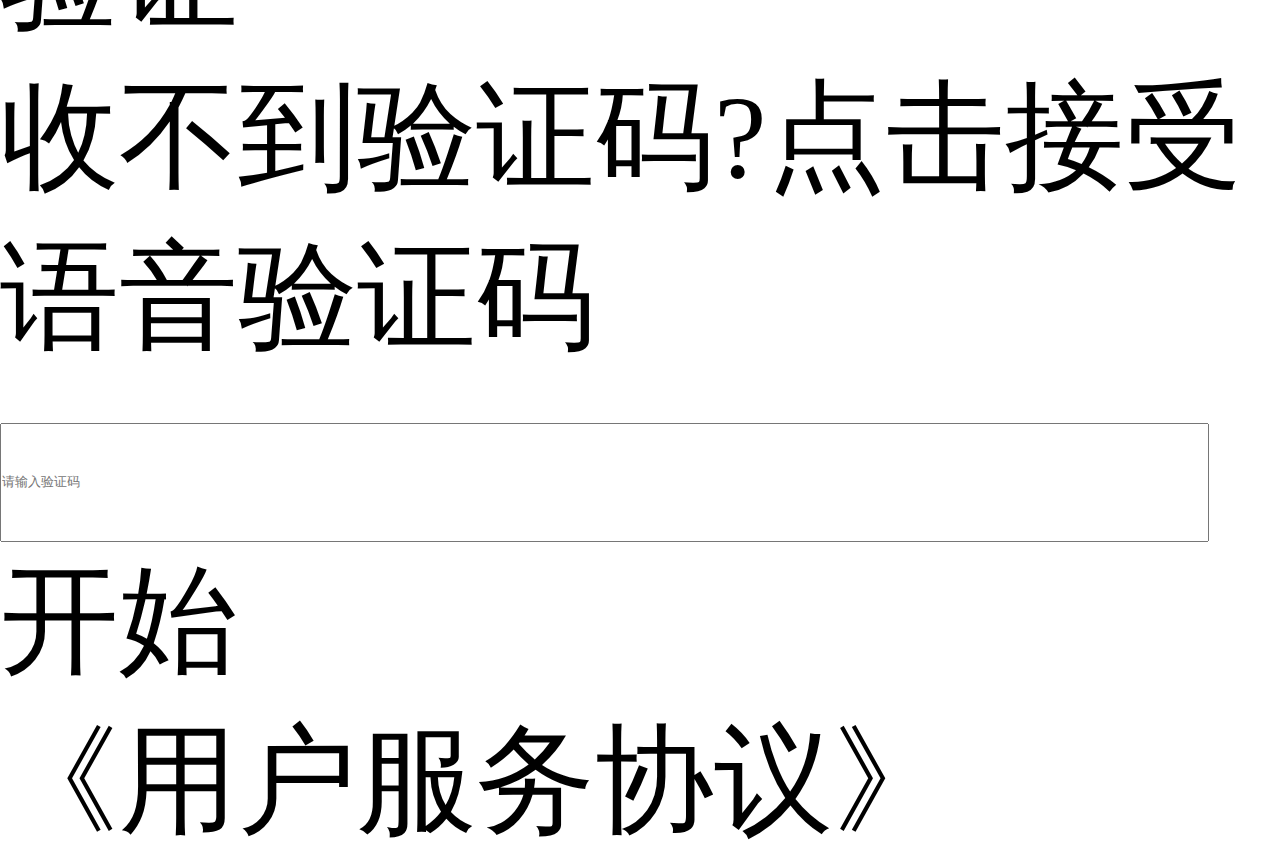
<file: person.html>
<!doctype html>
<html lang="en">
<head>
    <meta charset="UTF-8">
    <meta name="viewport"
          content="width=device-width, user-scalable=no, initial-scale=1.0, maximum-scale=1.0, minimum-scale=1.0">
    <meta http-equiv="X-UA-Compatible" content="ie=edge">
    <title>Document</title>
    <link rel="stylesheet" href="css/public.css">
    <link rel="stylesheet" href="css/person.css">
    <script src="js/rem.js"></script>
</head>
<body>
<div class="top">
    <a href="shezhi.html">
        <div class="shezhi">&#xe65b;</div>
    </a>
    <div class="item">
        &#xe672;
        &nbsp;&nbsp;
        &#xe61c;
    </div>
    <div class="top-img"></div>
    <h5 class="title-h5">请点击登录</h5>
</div>
<div class="part1">
    <div class="part-1">
        <img src="img/images/p1.png" alt="">
        收藏
    </div>
    <div class="part-1 part-2">
        <img src="img/images/p2.png" alt="">
        评价
    </div>
    <div class="part-1 part-2">
        <img src="img/images/m6.png" alt="">
        足迹
    </div>
</div>
<div class="part2">
    <h5>美团钱包</h5>
    <div class="part-top">
        <div class="part2-1">
            <img src="img/images/m1.png" alt="" class="pt-1">
            我的钱包
        </div>
        <div class="part2-1 part2-2">
            <img src="img/images/m2.png" alt="" class="pt-1">
            红包/卡券
        </div>
        <div class="part2-1 part2-2">
            <img src="img/images/m3.png" alt="" class="pt-1">
            银行卡
        </div>
        <div class="part2-1 part2-2">
            <img src="img/images/m4.png" alt="" class="pt-1">
            余额
        </div>
    </div>
    <div class="part-top part-bottom">
        <div class="part2-1">
            <img src="img/images/m5.png" alt="" class="pt-1">
            信用卡还款
        </div>
        <div class="part2-1 part2-2">
            <img src="img/images/m11.png" alt="" class="pt-1">
            银联二维码
        </div>
    </div>
</div>
<div class="part2 part3">
    <h5>美团服务</h5>
    <div class="part-top">
        <div class="part2-1">
            <img src="img/images/m7.png" alt="" class="pt-1 pt-2">
            会员中心
        </div>
        <div class="part2-1 part2-2">
            <img src="img/images/m8.png" alt="" class="pt-1 pt-2">
            手机充值
        </div>
        <div class="part2-1 part2-2">
            <img src="img/images/m9.png" alt="" class="pt-1 pt-2">
            客服中心
        </div>
        <div class="part2-1 part2-2">
            <img src="img/images/m10.png" alt="" class="pt-1 pt-2">
            好友去哪
        </div>
    </div>
    <div class="part-top part-bottom">
        <div class="part2-1">
            <img src="img/images/x2.png" alt="" class="pt-1 pt-3">
            免流用美团
        </div>
        <div class="part2-1 part2-2">
            <img src="img/images/x5.png" alt="" class="pt-1 pt-3">
            发票助手
        </div>
        <div class="part2-1 part2-2">
            <img src="img/images/x3.png" alt="" class="pt-1 pt-4">
            我要合作
        </div>
        <div class="part2-1 part2-2">
            <img src="img/images/x4.png" alt="" class="pt-1 pt-4">
            关于美团
        </div>
    </div>
</div>
<div class="daohang">
    <a href="index.html">
        <div class="daohang1">
            &#xe613;
            <span>首页</span>
        </div>
    </a>
    <a href="find.html">
        <div class="daohang1 daohang2">
            &#xe612;
            <span>发现</span>
        </div>
    </a>
    <a href="book.html">
        <div class="daohang1 daohang2 ">
            &#xe645;
            <span>订单</span>
        </div>
    </a>
    <a href="person.html">
        <div class="daohang1 daohang2 daohang3">
            &#xe62f;
            <span>我的</span>
        </div>
    </a>
</div>
<div class="gerenjiemian">
    <div class="geren_shang">
        <div class="cha">×</div>
        <div class="yanzheng">手机验证</div>
        <div class="kefu">联系客服</div>
    </div>
    <div class="neirong">
        <input type="text" placeholder="请输入手机号" style="width:6.5rem;height: 1rem" class="shurukuang">
        <div class="yanzheng1">验证</div>
    </div>
    <div class="yanzheng_hong">
        <p>收不到验证码?点击接受语音验证码</p>
    </div>
    <div class="yanzhengma">
        <input type="text" placeholder="请输入验证码" style="width: 10.2rem;height: 1rem">
    </div>
    <div class="kaishi">开始</div>
    <div class="xieyi">《用户服务协议》</div>
</div>
<script src="js/jquery-3.3.1.min.js"></script>
<script>
    $(".title-h5").click(function () {
        $(".gerenjiemian").slideDown();
    })
    $(".cha").click(function () {
        $(".gerenjiemian").slideUp();
    })
</script>
</body>
</html>
</file>
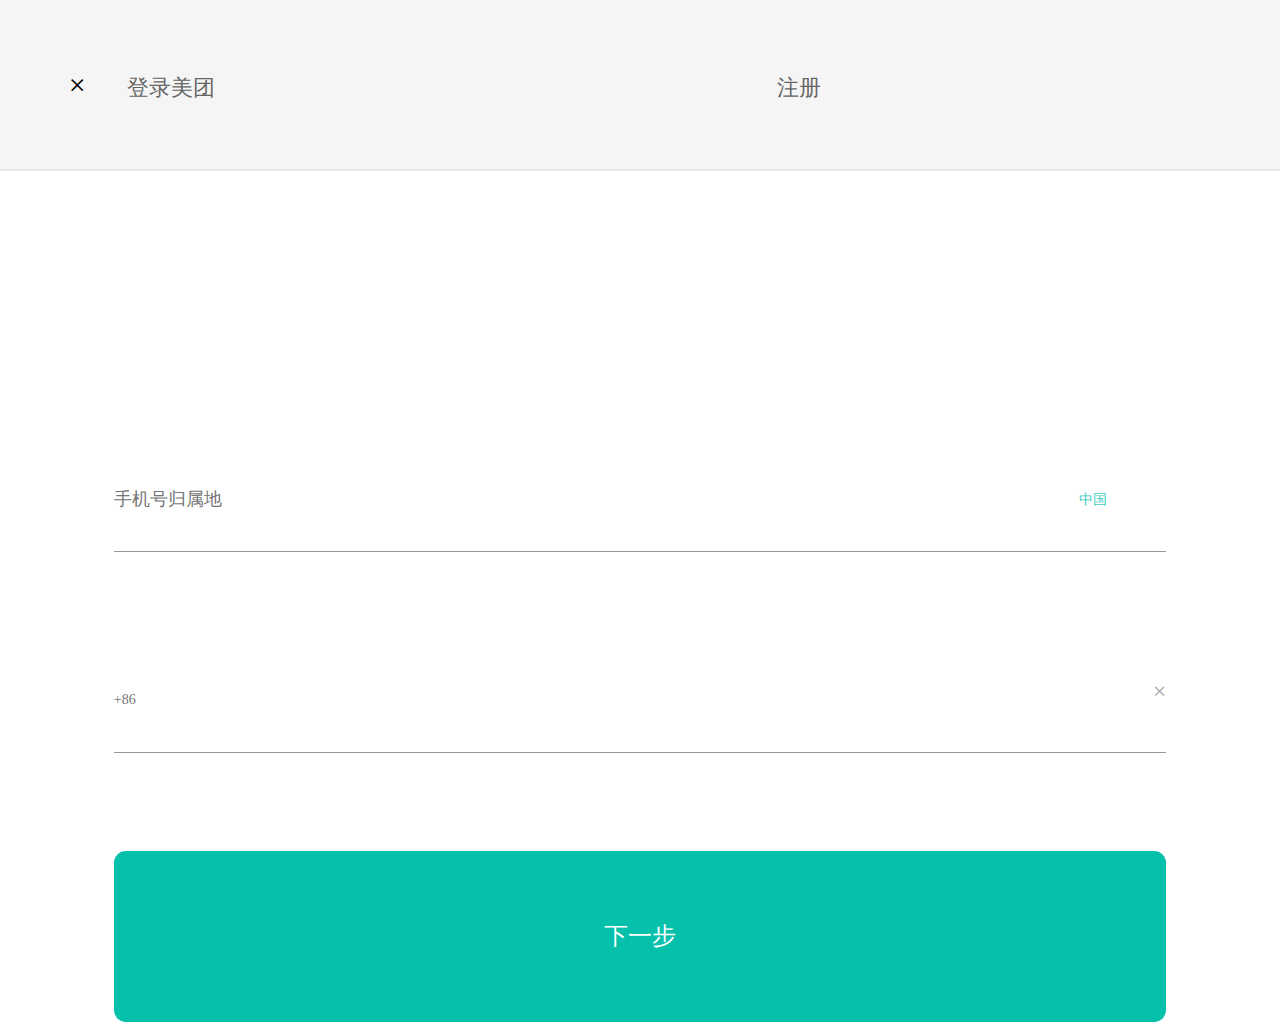
<file: phone.html>
<!doctype html>
<html lang="en">
<head>
    <meta charset="UTF-8">
    <meta name="viewport"
          content="width=device-width, user-scalable=no, initial-scale=1.0, maximum-scale=1.0, minimum-scale=1.0">
    <meta http-equiv="X-UA-Compatible" content="ie=edge">
    <title>Document</title>
    <link rel="stylesheet" href="css/phone.css">
    <link rel="stylesheet" href="css/public.css">
    <script src="js/rem.js"></script>
</head>
<body>
<div class="newtop">
    <a href="login.html"><i class="cloose">×</i></a>
    登录美团
    <em>注册</em>
</div>
<div class="phoneaddress">
    <span>手机号归属地</span>
    <i>中国</i>
</div>
<div class="phoneaddress phonenumber">
    <i>+86</i>
    <input type="text" maxlength="18" >
    <em>×</em>
</div>
<div class="next">
    下一步
</div>
<script src="js/jquery-3.3.1.min.js"></script>
<script>

</script>
</body>
</html>
</file>
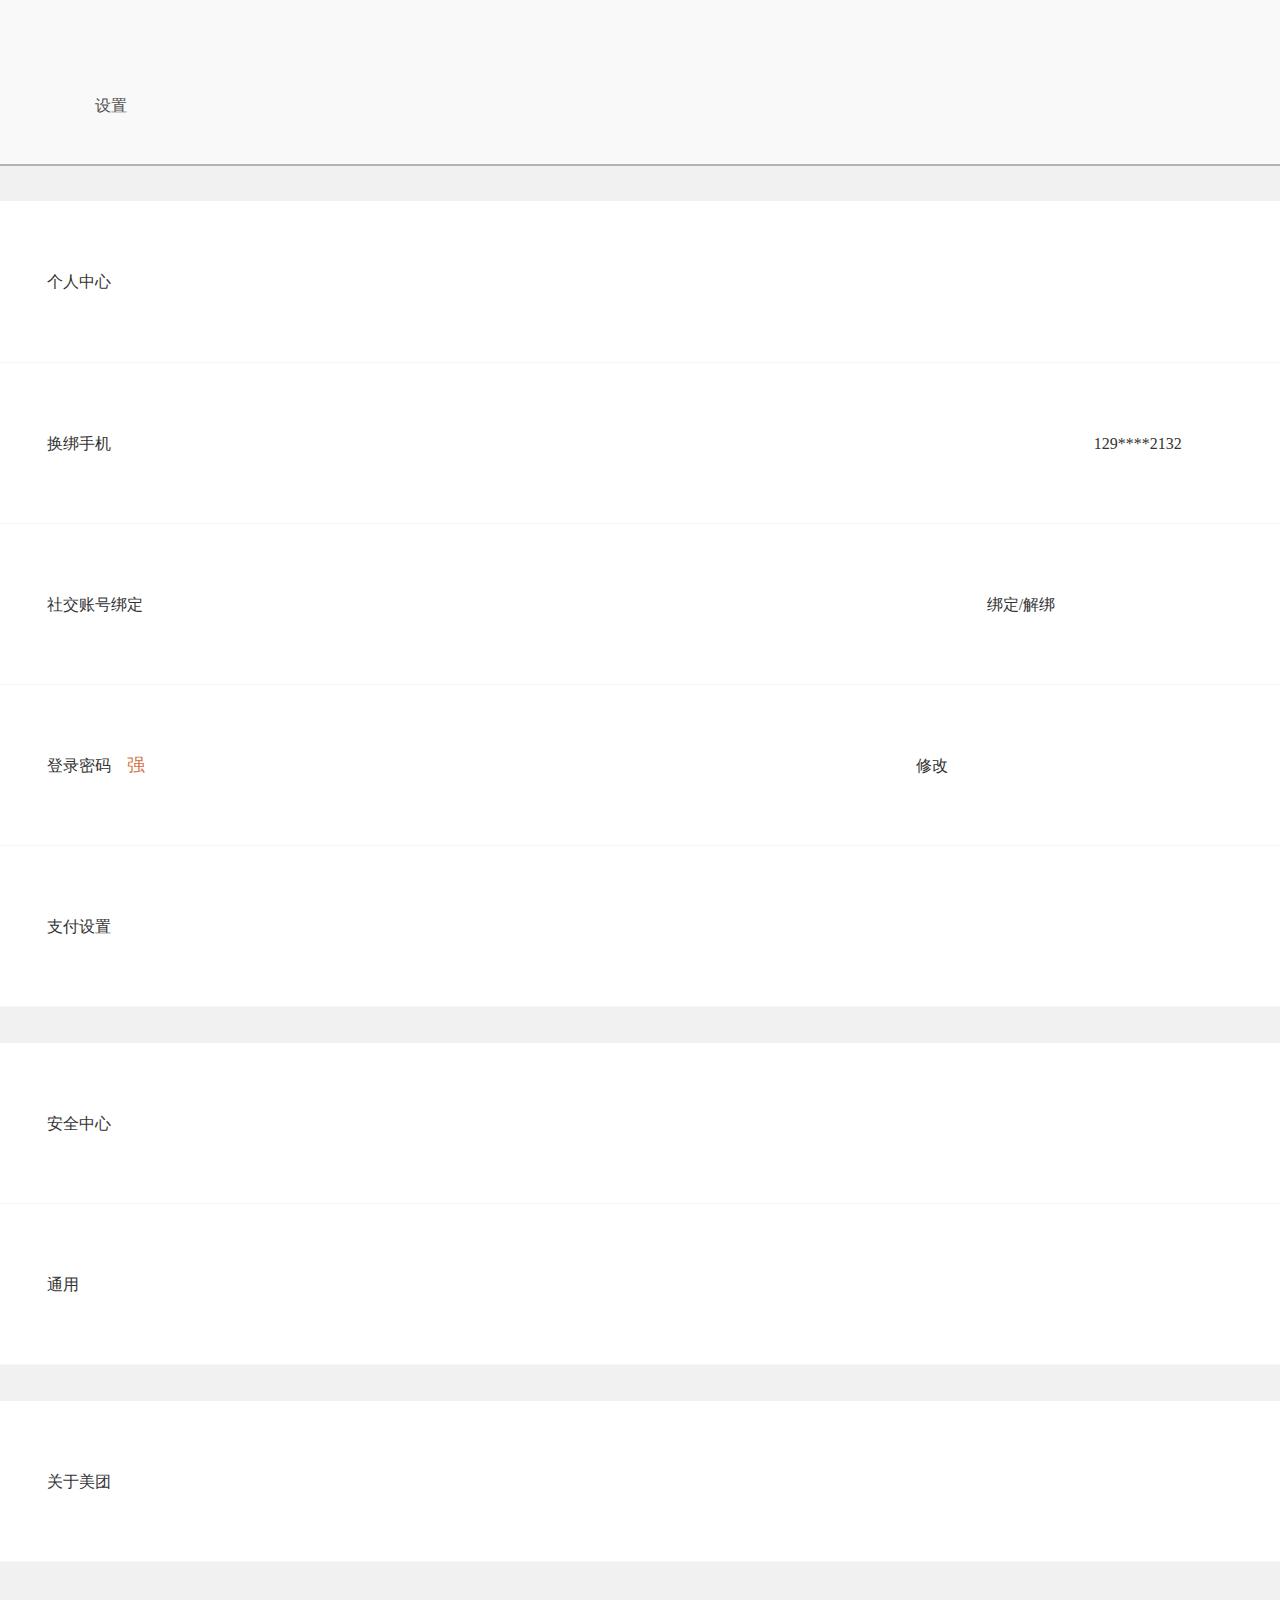
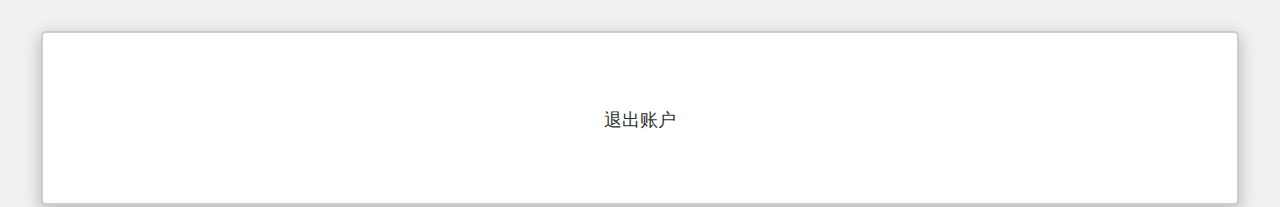
<file: shezhi.html>
<!doctype html>
<html lang="en">
<head>
    <meta charset="UTF-8">
    <meta name="viewport"
          content="width=device-width, user-scalable=no, initial-scale=1.0, maximum-scale=1.0, minimum-scale=1.0">
    <meta http-equiv="X-UA-Compatible" content="ie=edge">
    <title>Document</title>
    <link rel="stylesheet" href="css/shezhi.css">
    <link rel="stylesheet" href="css/public.css">
    <script src="js/rem.js"></script>
</head>
<body>
<div class="top">
    <a href="person.html">&#xe631;</a>
    <span>设置</span>
</div>
<div class="container">
    <a href="information.html">
    <div class="item">
        个人中心
        <i>&#xe628;</i>
    </div>
    </a>
    <div class="item">
        换绑手机
        <i>&#xe628;</i>
        <span>129****2132</span>
    </div>
    <div class="item">
        社交账号绑定
        <i>&#xe628;</i>
        <span>绑定/解绑</span>
    </div>
    <div class="item">
        登录密码
        <em>强</em>
        <i>&#xe628;</i>
        <span>修改</span>
    </div>
    <div class="item">
        支付设置
        <i>&#xe628;</i>
    </div>
</div>
<div class="container">
    <div class="item">
        安全中心
        <i>&#xe628;</i>
    </div>
    <div class="item">
        通用
        <i>&#xe628;</i>
    </div>
</div>
<div class="container">
    <div class="item">
        关于美团
        <i>&#xe628;</i>
    </div>
</div>
<div class="tuichu">
    退出账户
</div>
</body>
</html>
</file>
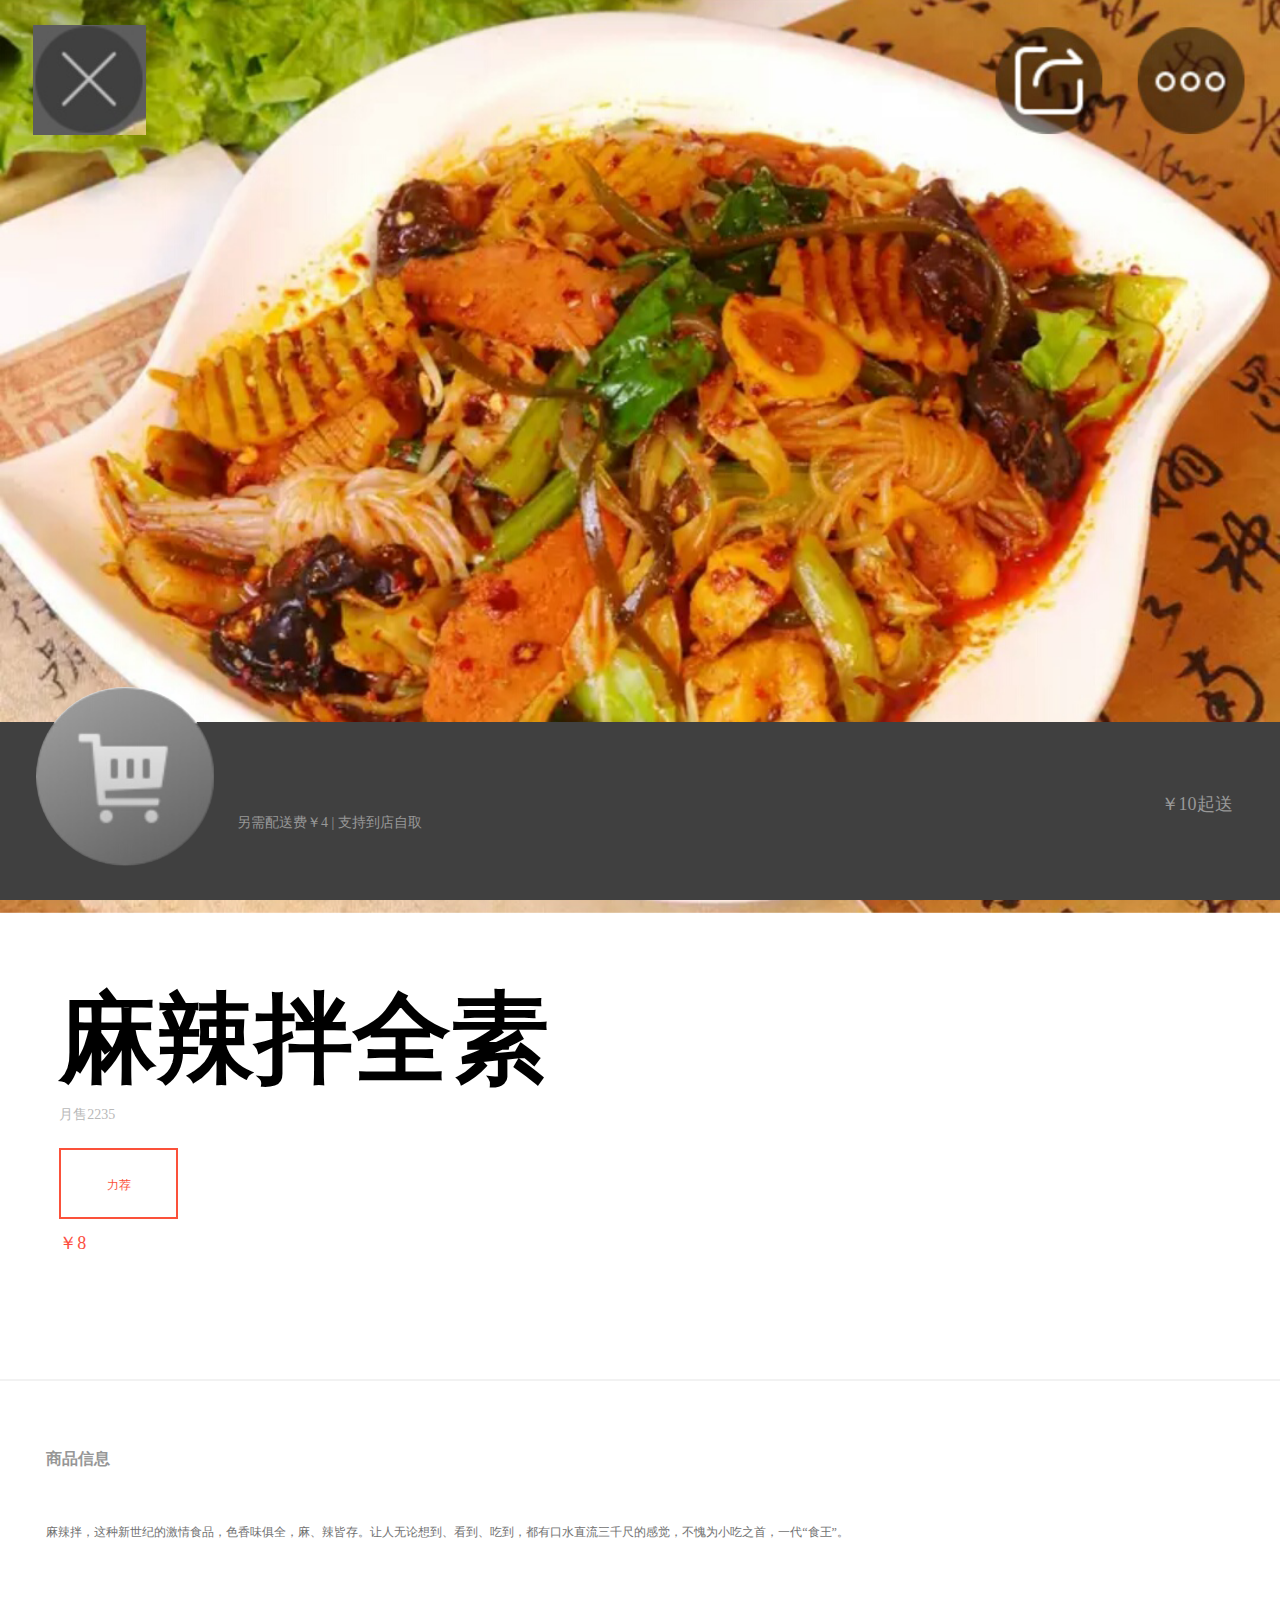
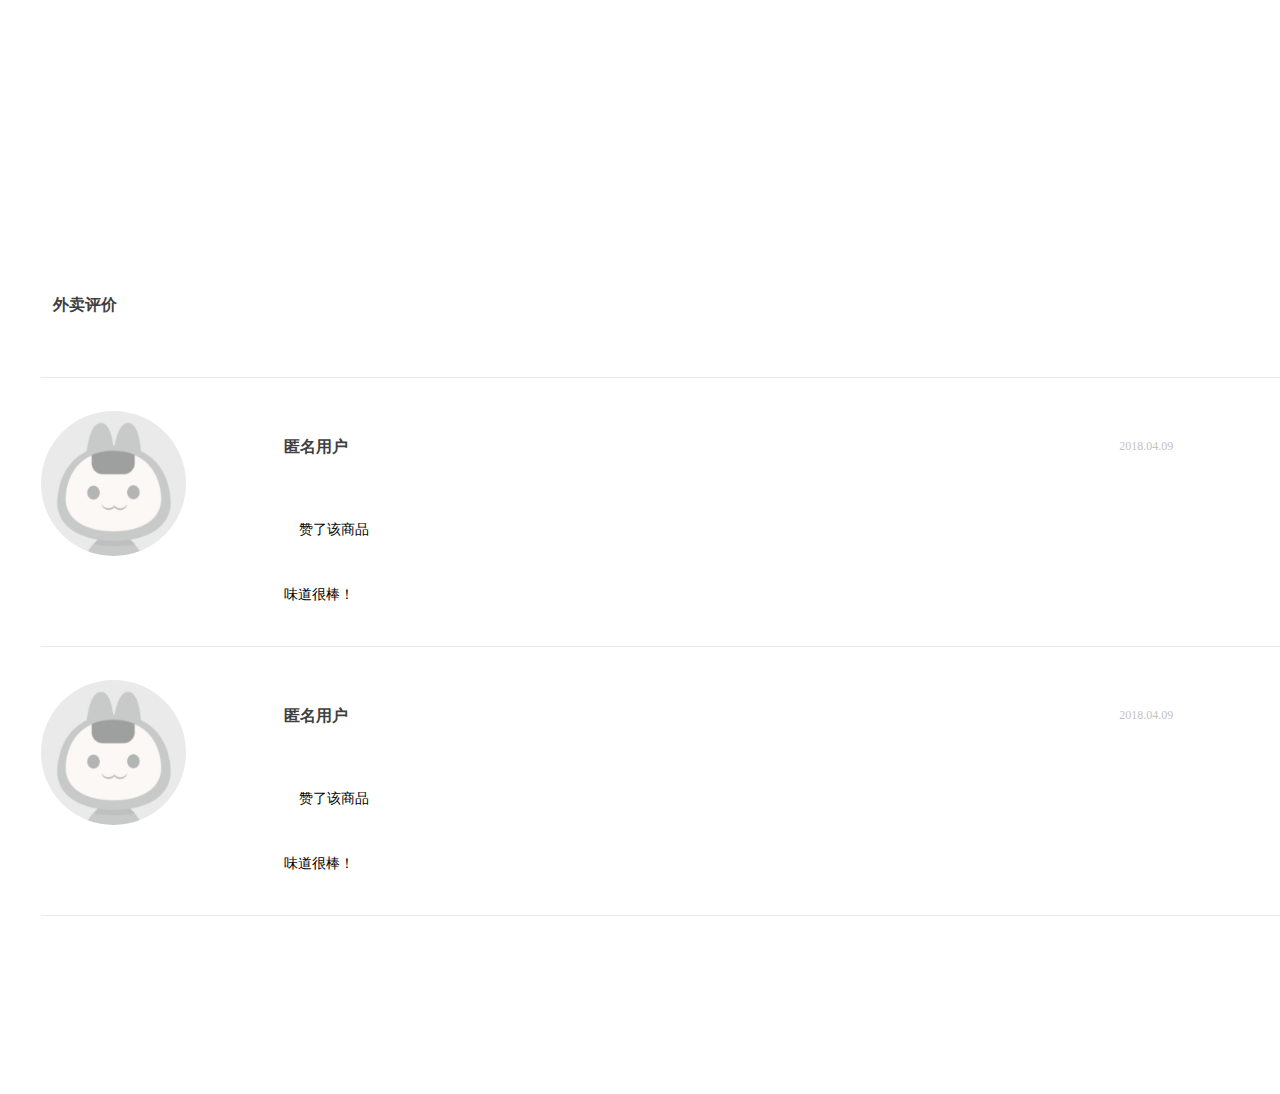
<file: thing.html>
<!doctype html>
<html lang="en">
<head>
    <meta charset="UTF-8">
    <meta name="viewport"
          content="width=device-width, user-scalable=no, initial-scale=1.0, maximum-scale=1.0, minimum-scale=1.0">
    <meta http-equiv="X-UA-Compatible" content="ie=edge">
    <title>Document</title>
    <link rel="stylesheet" href="css/thing.css">
    <link rel="stylesheet" href="css/public.css">
    <script src="js/rem.js"></script>
</head>
<body>
<div class="banner">
    <a href="dianpu.html">
    <div class="cloose">
        <img src="img/images/cha1.png" alt="">
    </div>
    </a>
    <img src="img/images/t1.png" alt="">
</div>
<div class="information">
    <h5>麻辣拌全素</h5>
    <p>月售<span>2235</span></p>
    <div class="tuijian">力荐</div>
    <em>￥8</em>
</div>
<div class="xinxi">
    <h5>商品信息</h5>
    <p>麻辣拌，这种新世纪的激情食品，色香味俱全，麻、辣皆存。让人无论想到、看到、吃到，都有口水直流三千尺的感觉，不愧为小吃之首，一代“食王”。</p>
</div>
<div class="think">
    <h5>外卖评价</h5>
    <span>&#xe628;</span>
</div>
<div class="think-item">
    <div class="think think-content">
        <div class="touxiang-img"></div>
        <div class="think-wenzi">
            <div class="think-title">
                <h5>匿名用户</h5>
                <span>2018.04.09</span>
            </div>

            <div class="p">
                <i>&#xe702;</i>
                赞了该商品
            </div>
            <p>味道很棒！</p>
        </div>
    </div>
    <div class="think think-content">
        <div class="touxiang-img"></div>
        <div class="think-wenzi">
            <div class="think-title">
                <h5>匿名用户</h5>
                <span>2018.04.09</span>
            </div>

            <div class="p">
                <i>&#xe702;</i>
                赞了该商品
            </div>
            <p>味道很棒！</p>
        </div>
    </div>
</div>

<div class="buy">
    <div class="buy-car"></div>
    <span>
        另需配送费￥4 | 支持到店自取
    </span>
    <em>￥10起送</em>
</div>
</body>
</html>
</file>
<file: css/index.css>
@font-face {
    font-family: 'iconfont';  /* project id 620808 */
    src: url('https://at.alicdn.com/t/font_620808_z9x2cuvn0442t9.eot');
    src: url('https://at.alicdn.com/t/font_620808_z9x2cuvn0442t9.eot?#iefix') format('embedded-opentype'),
    url('https://at.alicdn.com/t/font_620808_z9x2cuvn0442t9.woff') format('woff'),
    url('https://at.alicdn.com/t/font_620808_z9x2cuvn0442t9.ttf') format('truetype'),
    url('https://at.alicdn.com/t/font_620808_z9x2cuvn0442t9.svg#iconfont') format('svg');
}
body{
    background: #F4F4F4;
}
.top{
    width: 100%;
    height: 1.44rem;
    padding:0 0.43rem;
    background: #fff;
    position: fixed;
    top:0;
    left:0;
    z-index:2999;
}
.weather{
    width: 0.76rem;
    height: 100%;
    font-size: 14px;
    text-align: center;
    padding-top: 0.11rem;
    color: #656565;
    float: left;
}
.weather p{
    font-family: 'iconfont';
    font-size: 24px;
}
.weather span{
    font-size: 14px;
    margin-top: 0.05rem;
}
.address{
    width: 1.9rem;
    height: 100%;
    text-align: center;
    line-height: 1.44rem;
    font-size: 18px;
    color: #656565;
    float: left;
}
.address em{
    font-size: 12px;
    font-family: 'iconfont';
    margin-left: 0.11rem;
    color: #656565;
}
.search{
    width: 6.21rem;
    height: 0.88rem;
    border-radius: 1rem;
    background: #EEEEEE;
    margin-top: 0.27rem;
    margin-left: 0.1rem;
    float: left;
}
.search-icon{
    font-family: 'iconfont';
    font-size: 20px;
    width: 0.54rem;
    height: 0.58rem;
    margin-top: 0.1rem;
    margin-left: 0.15rem;
    float: left;
    border:none;
    background: #eeeeee;
    outline: none;
    color: #666666;
}
.search-word{
    border:none;
    background: #eeeeee;
    float: left;
    width: 4.95rem;
    height: 0.8rem;
    margin-top: 0.05rem;
    margin-left: 0.19rem;
    line-height: 0.88rem;
    outline: none;
    color: #666666;
}
.add{
    height: 1.44rem;
    line-height:1.24rem;
    font-size: 30px;
    color: #666666;
    float: right;
}
.banner{
    width: 100%;
    height: 2.9rem;
    border-top:0.02rem solid #EDEFEE;
    background: #00A0CE;
    margin-top: 1.44rem;
    position: relative;
    overflow: hidden;
}
.banner-img{
    width: 32.4rem;
    height: 2.9rem;
}
.banner-img img{
    float: left;
}
.banner-nav{
    position: absolute;
    width: 2.12rem;
    height: 0.2rem;
    bottom:0.05rem;
    left:4.8rem;
    z-index:999;
}
.banner-nav-first{
    width: 0.18rem;
    height: 0.18rem;
    border-radius: 50%;
    background-color: #b5b5b5;
    float: left;
    margin-left: 0.2rem;
}
.banner-nav-first.active{
    background: #fff;
}
.icons{
    width: 100%;
    height: 7.31rem;
    padding:0.58rem 0.23rem;
    background: #fff;
}
.icon-five{
    height: 1.96rem;
}
.icon1{
    width: 1.9rem;
    height: 1.96rem;
    color: #6B6B6B;
    font-size: 0.3rem;
    text-align: center;
    float: left;
}
.icon2{
    margin-left: 0.2rem;
}
.icon1 img{
    width: 1.37rem;
    height: 1.37rem;
    margin:0 auto;
    margin-bottom: 0.1rem;
}
.icon-line{
    width: 9.84rem;
    height: 0.02rem;
    background: #F7F7F7;
    margin:0 auto;
    margin-top: 0.56rem;
}
.icon-top{
    height: 1.28rem;
    margin-top: 0.38rem;
}
.icon-ten-first{
    width: 2rem;
    height: 1.28rem;
    float: left;
    text-align: center;
    font-size: 12px;
}
.icon-ten-first p{
    font-family: 'iconfont';
    font-size: 20px;
}
.icon-bottom{
    margin-top: 0.67rem;
}
.forexample{
    width: 100%;
    height: 7.26rem;
    background: #fff;
    margin-top: 0.3rem;
    padding:0.28rem;
}
.fe-img1{
    width: 3.28rem;
    height: 6.68rem;
    float: left;
    margin-right: 0.24rem;
}
.fe-img2{
    width: 6.71rem;
    height: 3.21rem;
    margin-bottom: 0.24rem;
}
.fe-img3{
    width: 3.14rem;
    height: 3.22rem;
    float: left;
    margin-right: 0.24rem;
}
.fe-img4{
    width: 3.32em;
    height: 3.22rem;
    float: left;
}
.row-img{
    width: 100%;
    height: 2.7rem;
    margin-top: 0.3rem;
}
.like{
    margin-top: 0.3rem;
    width: 100%;
    height: auto;
    background: #fff;
    padding:0 0.3rem;
    margin-bottom: 1.5rem;
}
.like-title{
    width: 100%;
    height: 1.04rem;
    line-height:1rem;
    text-align: center;
    font-size: 12px;
    color: #CECECE;
}
.like-nav1{
    width: 10.22rem;
    height: 3.52rem;
    border-bottom: 0.01rem solid #F0F0F0;
}
.like-nav1 img{
    width: 2.4rem;
    height: 2.4rem;
    float: left;
    margin-top: 0.45rem;
    margin-right: 0.37rem;
}
.like-word{
    width: 6.72rem;
    height: 2.55rem;
    float: left;
    margin-top: 0.4rem;
}
.like-word-title{
    height: 0.6rem;
}
.like-word h5{
    float: left;
    font-size: 16px;
}
.waimai{
    width: 0.77rem;
    height: 0.45rem;
    border-radius: 0.05rem;
    background: #FAEB2E;
    border:#B99062;
    color: #B99062;
    text-align: center;
    line-height: 0.45rem;
    font-size: 12px;
    float: left;
    margin-left: 0.18rem;
    margin-top: 0.1rem;
}
.like-word p{
    margin-top: 0.25rem;
    font-size: 12px;
    color: #767676;
}
.like-word p span{
    margin-left: 0.39rem;
}
.free{
    width: 3.55rem;
    height: 0.45rem;
    text-align: center;
    line-height: 0.45rem;
    border-radius: 0.5rem;
    background: #FFF4F2;
    border:0.01rem solid #F1D3D1;
    color: #FF675C;
    font-size: 0.08rem;
    margin-top: 0.2rem;
}
.daohang{
    width: 100%;
    height: 1.5rem;
    border-top: 0.02rem solid #E6E6E6;
    position: fixed;
    bottom:0;
    left:0;
    background: #fff;
    padding:0.18rem 0.88rem 0;
}
.daohang1{
    width: 0.84rem;
    height: 100%;
    text-align: center;
    font-family: 'iconfont';
    font-size: 18px;
    float: left;
}
.daohang2{
    margin-left: 1.8rem;
}
.daohang1 span{
    text-align: center;
    font-size: 12px;
}
.daohang3{
    color:#26B1B4;
}


.fan{
    width: 100vw;
    height: 100vh;
    position: fixed;
    background-color: #fff;
    top:0;
    z-index:9999;
    line-height: 1.44rem;
    overflow-y: scroll;
    display: none;
}
.top{
    background-color: #fff;
    height: 1.44rem;
    width: 100vw;
}
.cha{
    float: left;
}
.chaopai{
    font-size: 0.6rem;
    float: left;
    margin-left: 1rem;
}
.fan_xiangqing{
    position: absolute;
    top:1.64rem;
    background-color: #fff;
    font-size: 0.4rem;
}

.fan_xq_top{
    width: 100vw;
    height: 1rem;
    border-bottom: 0.02rem dashed #ccc;
}
.dian{
    float: left;
    margin-left: 0.3rem;
    height: 1rem;
    line-height: 1rem;
}
.pingjia{
    float: right;
    margin-right: 0.3rem;
    height: 1rem;
    line-height: 1rem;
}
.peisong{
    float: right;
    margin-right: 0.3rem;
    height: 1rem;
    line-height: 1rem;
}
.fan_xq_neirong{
    width: 100vw;

    background-color: #fff;
    position: absolute;
    top:1rem;
}
.fanfan{
    margin-bottom: 0.3rem;
    height: 3rem;
    width: 100vw;
    border-bottom:0.02rem solid #ccc;
    position: relative;
}
.fan_xq_tu{
    width: 3rem;
    height: 2.4rem;
    background-color: #ccc;
    margin-top: 0.3rem;
    margin-left:0.3rem;
    float: left;
}
.fan_fanxiangqing{
    float: left;
    position: relative;
    height: 3rem;
}
.fanming{
    /*float: left;*/
    margin-left: 0.3rem;
    font-size: 0.5rem;
    height: 0.8rem;
    line-height: 1.2rem;
}
.shengyu{
    margin-left: 0.3rem;
    height: 1rem;
    /*line-height: 1rem;*/
}
.fan_tiao{
    width: 4rem;
    height: 0.2rem;
    border-radius: 0.2rem;
    background-color: #ff6700;
    float: left;
    margin-left:0.3rem;
}
.jiage{
    position: absolute;
    bottom: 0;
    left:0.3rem;
    height: 0.8rem;
    line-height: 0.8rem;
    font-size: 0.6rem;
    color: #ff6700;
}
.qianjiage{
    position: absolute;
    bottom: 0;
    left:1.5rem;
    height: 0.8rem;
    line-height: 0.8rem;
    text-decoration: line-through;
}
.fan_qiang{
    width: 2rem;
    height: 1rem;
    background-color: #ff6700;
    /*float: right;*/
    text-align: center;
    border-radius: 0.1rem;
    color: #fff;
    line-height: 1rem;
    position: absolute;
    bottom:0.3rem;
    right:0.3rem;
}
</file>
<file: css/public.css>
*{
    margin: 0;
    padding: 0;
    text-decoration: none;
    font-style: normal;
    list-style: none;
    -webkit-tap-highlight-color: rgba(0, 0, 0, 0);
    box-sizing:border-box;
    font-family: '苹方';
}
img{
    width: 100%;
    height: 100%;
    border: 0;
    display: block;
}
a{
    text-decoration: none;
    color: #000;
}
</file>
<file: css/book.css>
@font-face {
    font-family: 'iconfont';  /* project id 620808 */
    src: url('https://at.alicdn.com/t/font_620808_z9x2cuvn0442t9.eot');
    src: url('https://at.alicdn.com/t/font_620808_z9x2cuvn0442t9.eot?#iefix') format('embedded-opentype'),
    url('https://at.alicdn.com/t/font_620808_z9x2cuvn0442t9.woff') format('woff'),
    url('https://at.alicdn.com/t/font_620808_z9x2cuvn0442t9.ttf') format('truetype'),
    url('https://at.alicdn.com/t/font_620808_z9x2cuvn0442t9.svg#iconfont') format('svg');
}
body{
    background: #F1F1F1;
}
.top{
    width: 100%;
    height: 1.42rem;
    background: #F9F9F9;
    border-bottom: 0.02rem solid #E2E2E2;
    padding-left: 0.39rem;
    line-height: 1.42rem;
    font-size: 14px;
    color: #646464;
    position: fixed;
    top:0;
    left:0;
    z-index: 999;
}
.content{
    width: 100%;
    height: auto;
    margin-top: 6.12rem;
    text-align: center;
}
.content-img{
    width: 3.53rem;
    height: 3.58rem;
    margin:0 auto;
    margin-bottom: 0.48rem;
}
.content p{
    font-size: 14px;
    color:#989898;
}
.login{
    width: 4.1rem;
    height: 1.16rem;
    border:0.02rem solid #10C4AC;
    text-align: center;
    line-height: 1.16rem;
    color: #10C4AC;
    font-size: 18px;
    margin:0 auto;
    margin-top: 0.49rem;
}
.daohang{
    width: 100%;
    height: 1.5rem;
    border-top: 0.02rem solid #E6E6E6;
    position: fixed;
    bottom:0;
    left:0;
    background: #fff;
    padding:0.18rem 0.88rem 0;
}
.daohang1{
    width: 0.84rem;
    height: 100%;
    text-align: center;
    font-family: 'iconfont';
    font-size: 18px;
    float: left;
}
.daohang2{
    margin-left: 1.8rem;
}
.daohang1 span{
    text-align: center;
    font-size: 12px;
}
.daohang3{
    color:#26B1B4;
}





.gerenjiemian{
    width: 100vw;
    height: 100vh;
    background-color: #f1f1f1;
    position: fixed;
    top:0;
    display: none;
    z-index: 1000;
}
.geren_shang{
    position: absolute;
    /*top:0.3rem;*/
    /*left:0.5rem;*/
    width: 100%;
    height: 1.5rem;
    background-color: #fff;

}
.cha{
    position: absolute;
    font-size: 1rem;
    line-height: 1.5rem;
    /*background-color: #000;*/
    width: 1.5rem;
    text-align: center;
    z-index:10;
}
.yanzheng{
    float: left;
    font-size: 0.6rem;
    line-height: 1.5rem;
    width: 100%;
    text-align: center;
    position: absolute;
    top:0;
}
.kefu{
    float: right;
    font-size: 0.4rem;
    line-height: 1.5rem;
    margin-right:0.3rem;
}
.neirong{
    position: absolute;
    top:2rem;
    width: 100%;
}
.yanzheng1{
    position: absolute;
    font-size: 0.5rem;
    /*width: 1rem;*/
    width:3.5rem;
    height: 1rem;
    background-color: #26B1B4;
    right:0.3rem;
    line-height: 1rem;
    text-align: center;
    color: #fff;
}
.shurukuang{
    margin-left: 0.3rem;
    position: absolute;
    outline: none;
    border:0.01rem solid #26B1B4;
}
.yanzheng_hong{
    position: absolute;
    top:3.5rem;
    /*background-color: #fff;*/
    font-size: 0.5rem;
    left:0.3rem;
    color: #FF9991;
}
.yanzhengma{
    position: absolute;
    top:4.3rem;
    /*background-color: #fff;*/
    left:0.3rem;
}
.yanzhengma input{
    outline:none;
    border:0.01rem solid #26B1B4;
}
.kaishi{
    width: 10.2rem;
    height: 1.5rem;
    background-color: #26B1B4;
    position: absolute;
    top:6.2rem;
    left:0.3rem;
    line-height: 1.5rem;
    text-align: center;
    color: #fff;
    font-size: 0.8rem;
}
.xieyi{
    /*position: absolute;*/
    position: relative;
    top:8rem;
    left: 0;
    right:0;
    margin: auto;
    /*background-color: #fff;*/
    text-align: center;
    font-size: 0.5rem;
}
</file>
<file: css/dianpu.css>
@font-face {
    font-family: 'iconfont';  /* project id 620808 */
    src: url('https://at.alicdn.com/t/font_620808_zjkd9m62i5sl9pb9.eot');
    src: url('https://at.alicdn.com/t/font_620808_zjkd9m62i5sl9pb9.eot?#iefix') format('embedded-opentype'),
    url('https://at.alicdn.com/t/font_620808_zjkd9m62i5sl9pb9.woff') format('woff'),
    url('https://at.alicdn.com/t/font_620808_zjkd9m62i5sl9pb9.ttf') format('truetype'),
    url('https://at.alicdn.com/t/font_620808_zjkd9m62i5sl9pb9.svg#iconfont') format('svg');
}
.top{
    width: 100%;
    height: 3.82rem;
    background: #895522;
    padding-top:0.01rem;
    position: relative;
}
.to-top{
    width: 100%;
    height: 1.2rem;
    padding:0 0.2rem;
    line-height:1.2rem;
    font-family: 'iconfont';
    color: #fff;
    font-size: 24px;
    position: absolute;
    top:0;
    left:0;
    z-index: 999;
}
.to-top a{
    line-height: 1.2rem;
    font-family: 'iconfont';
    color: #fff;
    font-size: 24px;
    background: #895522;
}
.top img{
    width: 2.44rem;
    height: 2.46rem;
    position: absolute;
    bottom:-0.3rem;
    left:0.3rem;
}
.top h5{
    font-size: 16px;
    color: #fff;
    margin-top: 1.72rem;
    margin-left: 3.05rem;
    font-weight:normal;
}
.top p{
    color: #D1CBB7;
    font-size: 14px;
    margin-top: 0.06rem;
    margin-left: 3.05rem;
}
.top-nav{
    width: auto;
    height: 0.6rem;
    margin-top: 0.06rem;
    margin-left: 3.05rem;
}
.top-nav1{
    width: 1.6rem;
    height: 0.52rem;
    border-radius: 0.25rem;
    border:0.02rem solid #CFA654;
    color: #CFA654;
    font-size: 12px;
    line-height: 0.47rem;
    text-align: center;
    float: left;
}
.top-nav2{
    margin-left: 0.28rem;
}
.list{
    width: 100%;
    height: 1.16rem;
    line-height: 1rem;
    padding: 0 1.3rem;
    margin-top: 0.32rem;
    border-bottom:0.01rem solid #F4F4F4;
}
.list span{
    height: 100%;
    width: auto;
    text-align: center;
    line-height: 1.16rem;
    font-size: 16px;
    color:#636363;
    padding-bottom: 0.18rem;
}
.list span:hover{
    border-bottom: 0.02rem solid #FDB000;
}
.list-span2{
    margin-left: 2.06rem;
}
.left-list{
    width: 2.24rem;
    height: auto;
    float: left;
    margin-bottom: 1.5rem;
}
.left-list-nav1{
    width: 100%;
    height: 1.57rem;
    line-height: 1.57rem;
    text-align: center;
    color: #787878;
    font-size: 14px;
}
.right-list{
    width: 8.15rem;
    height: auto;
    float: right;
}
.right-list h5{
    font-size: 16px;
    color: #4B4B4B;
    margin-top: 0.2rem;
    margin-bottom: 0.4rem;
}
.item{
    width: 100%;
    height: 3.39rem;
}
.item img{
    width: 2.44rem;
    height: 2.46rem;
    float: left;
}
.rightlist-word{
    float: left;
}
.rightlist-word h5{
    font-size: 16px;
    margin-bottom: 0.2rem;
    margin-left: 0.3rem;
}
.rightlist-word i{
    float: left;
    font-size: 12px;
    color: #C6C6C6;
    margin-bottom: 0.2rem;
    margin-left: 0.3rem;
}
.rightlist-word p{
    color: #FC4B43;
    font-size: 14px;
    margin-left: 0.3rem;
}
.buy{
    width: 100%;
    height: 1.5rem;
    background: #404040;
    position: fixed;
    bottom:0;
    left:0;
    line-height:1.1rem;
}
.buy-car{
    width: 1.51rem;
    height: 1.51rem;
    border-radius: 50%;
    position: absolute;
    top:-0.3rem;
    left:0.3rem;
    background: url("../img/images/buy.png");
    background-size: cover;
    background-position: center;
}
.buy span{
    margin-left: 2rem;
    font-size: 14px;
    color: #989898;
}
.buy em{
    float: right;
    font-size: 18px;
    color: #989898;
    line-height:1.4rem;
    padding-right: 0.4rem;
}
</file>
<file: css/find.css>
@font-face {
    font-family: 'iconfont';  /* project id 620808 */
    src: url('https://at.alicdn.com/t/font_620808_z9x2cuvn0442t9.eot');
    src: url('https://at.alicdn.com/t/font_620808_z9x2cuvn0442t9.eot?#iefix') format('embedded-opentype'),
    url('https://at.alicdn.com/t/font_620808_z9x2cuvn0442t9.woff') format('woff'),
    url('https://at.alicdn.com/t/font_620808_z9x2cuvn0442t9.ttf') format('truetype'),
    url('https://at.alicdn.com/t/font_620808_z9x2cuvn0442t9.svg#iconfont') format('svg');
}
.top{
    width: 100%;
    height: 2.76rem;
    border-bottom: 0.02rem solid #E5E5E5;
    position: fixed;
    top:0;
    left:0;
    z-index: 999;
}
.top-top{
    width: 100%;
    height: 1.42rem;
    background: #F9F9F9;
    border-bottom: 0.02rem solid #B3B3B3;
    padding-left: 0.39rem;
    line-height: 1.42rem;
    font-size: 14px;
    color: #646464;
}
.top-bottom{
    width: 100%;
    height: 1.32rem;
    line-height:1.32rem;
    font-size: 14px;
    color: #9A9A9A;
    display: flex;
    overflow-x: scroll;
    background: #fff;
}
.top-bottom-word{
    margin-left: 0.8rem;
    flex-wrap: wrap;
    display: flex;
    flex-shrink: 0;
    border-bottom: 0.08rem solid #fff;
}
.top-bottom-word:hover{
    color: #1C1C1C;
    border-bottom: 0.08rem solid #23D3BF;
}
.top-bottom-word1{
    padding-right: 0.41rem;
}
.top-bottom::-webkit-scrollbar{
    display: none; /* 消失 */
}
.container{
    width: 100%;
    height: auto;
    background: #fff;
    margin-top: 2.76rem;
    margin-bottom: 1.5rem;
}
.content{
    width: 100%;
    height: 5.64rem;
    border-bottom: 0.02rem solid #E5E5E5;
    padding:0.49rem 0.4rem 0;
}
.content h5{
    font-size: 16px;
    letter-spacing: 0.03rem;
}
.content-img{
    margin-top: 0.33rem;
    height: 2.52rem;
}
.content-img1{
    width: 3.2rem;
    height: 2.52rem;
    float: left;
}
.content-img2{
    width: 3.21rem;
    height: 2.52rem;
    margin:0 0.14rem;
    float: left;
}
.content p{
    font-family: 'iconfont';
    margin-top: 0.3rem;
    font-size: 12px;
    color: #BFBFBF;
}
.daohang{
    width: 100%;
    height: 1.5rem;
    border-top: 0.02rem solid #E6E6E6;
    position: fixed;
    bottom:0;
    left:0;
    background: #fff;
    padding:0.18rem 0.88rem 0;
}
.daohang1{
    width: 0.84rem;
    height: 100%;
    text-align: center;
    font-family: 'iconfont';
    font-size: 18px;
    float: left;
}
.daohang2{
    margin-left: 1.8rem;
}
.daohang1 span{
    text-align: center;
    font-size: 12px;
}
.daohang3{
    color:#26B1B4;
}
</file>
<file: css/information.css>
@font-face {
    font-family: 'iconfont';  /* project id 620808 */
    src: url('https://at.alicdn.com/t/font_620808_f7den7uwebmg3nmi.eot');
    src: url('https://at.alicdn.com/t/font_620808_f7den7uwebmg3nmi.eot?#iefix') format('embedded-opentype'),
    url('https://at.alicdn.com/t/font_620808_f7den7uwebmg3nmi.woff') format('woff'),
    url('https://at.alicdn.com/t/font_620808_f7den7uwebmg3nmi.ttf') format('truetype'),
    url('https://at.alicdn.com/t/font_620808_f7den7uwebmg3nmi.svg#iconfont') format('svg');
}
body{
    background:#F1F1F1;
}
.top{
    width: 100%;
    height: 1.4rem;
    padding-left: 0.43rem;
    background: #F9F9F9;
    border-bottom: 0.02rem solid #B3B3B3;
    font-size: 18px;
    color: #676767;
    line-height:1.4rem;
}
.top a{
    background: #F9F9F9;
    font-family: 'iconfont';
    font-size: 18px;
    color: #676767;
    line-height: 1.4rem;
}
.top span{
    color: #525252;
    font-size: 16px;
}
.container{
    width: 100%;
    height: auto;
    margin-top: 0.3rem;
}
.item{
    width: 100%;
    height: 1.36rem;
    background: #fff;
    border-bottom: 0.01rem solid #F7F7F7;
    padding:0 0.4rem;
    color: #333333;
    font-size: 16px;
    line-height:1.36rem;
}
.item i{
    font-family: 'iconfont';
    float: right;
    color: #909090;
}
.item span{
    float: right;
    margin-right: 0.22rem;
}
.item h5{
    font-size: 16px;
    float: right;
    margin-right: 0.22rem;
    font-weight: 400;
    color: #7CCDC5;
}
.item em{
    font-size: 18px;
    color: #D7703E;
    margin-left: 0.1rem;
}
</file>
<file: css/login.css>
@font-face {
    font-family: 'iconfont';  /* project id 620808 */
    src: url('https://at.alicdn.com/t/font_620808_abppshab6ukutyb9.eot');
    src: url('https://at.alicdn.com/t/font_620808_abppshab6ukutyb9.eot?#iefix') format('embedded-opentype'),
    url('https://at.alicdn.com/t/font_620808_abppshab6ukutyb9.woff') format('woff'),
    url('https://at.alicdn.com/t/font_620808_abppshab6ukutyb9.ttf') format('truetype'),
    url('https://at.alicdn.com/t/font_620808_abppshab6ukutyb9.svg#iconfont') format('svg');
}
.newtop{
    width: 100%;
    height: 1.44rem;
    background: #F5F5F5;
    border-bottom: 0.02rem solid #E5E5E5;
    font-size: 22px;
    color: #666;
    line-height: 1.44rem;
    padding:0 0.25rem 0 0.58rem;
}
.newtop i{
    font-size: 30px;
    margin-right: 0.3rem;
}
.newtop em{
    margin-left: 4.7rem;
}
.top-p{
    margin-top: 2.32rem;
    text-align: center;
    font-size: 16px;
    color: #CACACA;
}
.weixin{
    width: 8.88rem;
    height: 1.44rem;
    background: #50C330;
    border-radius: 0.2rem;
    text-align: center;
    line-height: 1.44rem;
    font-size: 24px;
    color: #fff;
    margin:0 auto;
    margin-top: 0.83rem;
}
.weixin i{
    font-family: 'iconfont';
    color: #fff;
    font-size: 26px;
}
.top-p1{
    margin-top: 0.77rem;
}
.phone{
    width: 8.88rem;
    height: 1.44rem;
    background: #FFFFFF;
    border-radius: 0.2rem;
    border:1px solid #E3E3E3;
    color: #969696;
    text-align: center;
    line-height: 1.44rem;
    font-size: 24px;
    margin:0 auto;
    margin-top: 0.57rem;
}
.method{
    color: #0ABFA5;
}
.bottom{
    margin-top:25vh;
    text-align: center;
    font-size: 16px;
}
.bottom span{
    color: #0ABFA5;
}
.other{
    width: 100vw;
    height: 100vh;
    position: absolute;
    top:0;
    left:0;
    z-index: 1999;
    display: none;
}
.upother{
    width: 100vw;
    height: 100vh;
    background: #000000;
    opacity:0.6;
}
.other-bottom{
    width: 100vw;
    height: 5.22rem;
    background: #fff;
    position: absolute;
    bottom:0;
    left:0;
    z-index: 2999;
}
.other-method{
    width: 100vw;
    height: 3.75rem;
    border-bottom:0.01rem solid #ccc;
    padding:0.81rem 0.96rem;
}
.other-method span{
    display: block;
    width: 1.86rem;
    height: 2.23rem;
    font-size: 16px;
    color: #717171;
    text-align: center;
    float: left;
}
.other-span{
    margin:0 1.64rem;
}
.other-method span img{
    width: 1.66rem;
    height: 1.66rem;
    margin-bottom: 0.2rem;
}
.other-bottom p{
    font-size: 20px;
    color: #7A7A7A;
    text-align: center;
    line-height: 1.47rem;
}
</file>
<file: css/loginin.css>
@font-face {
    font-family: 'iconfont';  /* project id 620808 */
    src: url('https://at.alicdn.com/t/font_620808_abppshab6ukutyb9.eot');
    src: url('https://at.alicdn.com/t/font_620808_abppshab6ukutyb9.eot?#iefix') format('embedded-opentype'),
    url('https://at.alicdn.com/t/font_620808_abppshab6ukutyb9.woff') format('woff'),
    url('https://at.alicdn.com/t/font_620808_abppshab6ukutyb9.ttf') format('truetype'),
    url('https://at.alicdn.com/t/font_620808_abppshab6ukutyb9.svg#iconfont') format('svg');
}
.newtop{
    width: 100%;
    height: 1.44rem;
    background: #F5F5F5;
    border-bottom: 0.02rem solid #E5E5E5;
    font-size: 22px;
    color: #666;
    line-height: 1.44rem;
    padding:0 0.25rem 0 0.58rem;
}
.newtop i{
    font-size: 30px;
    margin-right: 0.3rem;
}
.phoneaddress{
    width: 8.88rem;
    height: 0.89rem;
    border-bottom: 1px solid #979797;
    margin:0 auto;
    margin-top: 2.33rem;
    padding-bottom: 0.3rem;
    padding-right: 0.5rem;
    line-height: 0.2rem;
}
input{
    width: 100%;
    height: 0.8rem;
    border:none;
    outline:none;
    color: #383838;
    font-size: 16px;
    display: block;
}
.password{
    margin-top: 0.91rem;
}
.phonenumber em{
    font-size: 24px;
    color: #A3A3A3;
    float: right;
    line-height: 0.75rem;
}
.next{
    width: 8.88rem;
    height: 1.44rem;
    background: #05C0AB;
    text-align: center;
    line-height: 1.44rem;
    font-size: 24px;
    color: #fff;
    margin:0 auto;
    margin-top: 0.83rem;
    border-radius: 0.1rem;
}
</file>
<file: css/person.css>
@font-face {
    font-family: 'iconfont';  /* project id 620808 */
    src: url('https://at.alicdn.com/t/font_620808_abppshab6ukutyb9.eot');
    src: url('https://at.alicdn.com/t/font_620808_abppshab6ukutyb9.eot?#iefix') format('embedded-opentype'),
    url('https://at.alicdn.com/t/font_620808_abppshab6ukutyb9.woff') format('woff'),
    url('https://at.alicdn.com/t/font_620808_abppshab6ukutyb9.ttf') format('truetype'),
    url('https://at.alicdn.com/t/font_620808_abppshab6ukutyb9.svg#iconfont') format('svg');
}
.top{
    width: 100%;
    height: 3.19rem;
    background: #26B1B4;
    position: relative;
    padding-top: 0.2rem;
}
.shezhi{
    font-family: 'iconfont';
    margin-left: 0.42rem;
    font-size: 26px;
    color: #C9E5E6;
    float: left;
}
.item{
    font-family: 'iconfont';
    font-size: 26px;
    color: #C9E5E6;
    margin-right: 0.42rem;
    float: right;
}
.top-img{
    width: 1.79rem;
    height: 1.79rem;
    border-radius: 50%;
    border:0.08rem solid #fff;
    background: url("../img/images/t1_07.png");
    background-position: center;
    background-size: cover;
    margin:0 auto;
    position: absolute;
    bottom:-0.66rem;
    left:0;
    right:0;
}
.top h5{
    font-size: 16px;
    position: absolute;
    bottom:-1.3rem;
    left:0;
    right: 0;
    margin-left: 4.27rem;
}
.part1{
    width: 9.61rem;
    height: 3.26rem;
    margin:0 auto;
    margin-top: 1.3rem;
    border-bottom: 0.01rem solid #E5E5E5;
    padding:0 1.1rem;
}
.part-1{
    width: 0.79rem;
    height: 1.4rem;
    float: left;
    text-align: center;
    font-size: 12px;
    color: #707070;
    margin-top: 1.2rem;
}
.part-2{
    margin-left: 2.44rem;
}
.part-1 img{
    width: 0.79rem;
    height: 0.75rem;
    margin-bottom: 0.3rem;
}
.part2{
    width: 9.86rem;
    height: 5.83rem;
    margin: 0 auto;
    padding:0.44rem 0rem;
    border-bottom: 0.01rem solid #E5E5E5;
}
.part2 h5{
    font-size: 14px;
    color: #000;
}
.part-top{
    margin-top: 0.64rem;
    padding:0 0.22rem;
}
.part2-1{
    width: 1.84rem;
    height: 1.42rem;
    float: left;
    text-align: center;
    color: #474747;
    font-size: 12px;
}
.pt-1{
    width: 0.73rem;
    height: 0.55rem;
    margin:0 auto;
    margin-bottom: 0.3rem;
}
.part2-2{
    margin-left: 0.6rem;
}
.part-bottom{
    margin-top: 1.06rem;
    float: left;
}
.part3{
    margin-bottom: 1.5rem;
    border:0;
}
.pt-2{
    width: 0.73rem;
    height: 0.68rem;
}
.pt-3{
    width: 0.59rem;
    height: 0.68rem;
}
.pt-4{
    width: 0.72rem;
    height: 0.68rem;
}
.daohang{
    width: 100%;
    height: 1.5rem;
    border-top: 0.02rem solid #E6E6E6;
    position: fixed;
    bottom:0;
    left:0;
    background: #fff;
    padding:0.18rem 0.88rem 0;
}
.daohang1{
    width: 0.84rem;
    height: 100%;
    text-align: center;
    font-family: 'iconfont';
    font-size: 18px;
    float: left;
}
.daohang2{
    margin-left: 1.8rem;
}
.daohang1 span{
    text-align: center;
    font-size: 12px;
}
.daohang3{
    color:#26B1B4;
}


.loginto{
    width: 100vw;
    height: 100vh;
    position: fixed;
    top: 0;
    display: none;
    z-index: 1000;
    background: #fff;
}
.newtop{
    width: 100%;
    height: 1.44rem;
    background: #F5F5F5;
    border-bottom: 0.02rem solid #E5E5E5;
    font-size: 22px;
    color: #666;
    line-height: 1.44rem;
    padding:0 0.25rem 0 0.58rem;
}
.newtop i{
    font-size: 30px;
    margin-right: 0.3rem;
}
.newtop em{
    margin-left: 4.7rem;
}
.top-p{
    margin-top: 2.32rem;
    text-align: center;
    font-size: 16px;
    color: #CACACA;
}
.weixin{
    width: 8.88rem;
    height: 1.44rem;
    background: #50C330;
    border-radius: 0.2rem;
    text-align: center;
    line-height: 1.44rem;
    font-size: 24px;
    color: #fff;
    margin:0 auto;
    margin-top: 0.83rem;
}
.weixin i{
    font-family: 'iconfont';
    color: #fff;
    font-size: 26px;
}
.top-p1{
    margin-top: 0.77rem;
}
.phone{
    width: 8.88rem;
    height: 1.44rem;
    background: #FFFFFF;
    border-radius: 0.2rem;
    border:1px solid #E3E3E3;
    color: #969696;
    text-align: center;
    line-height: 1.44rem;
    font-size: 24px;
    margin:0 auto;
    margin-top: 0.57rem;
}
.method{
    color: #0ABFA5;
}
.bottom{
    position: absolute;
    bottom:0.67rem;
    left:0;
    right:0;
    text-align: center;
    font-size: 16px;
}
.bottom span{
    color: #0ABFA5;
}
.other{
    width: 100vw;
    height: 100vh;
    position: absolute;
    top:0;
    left:0;
    z-index: 1999;
    display: none;
}
.upother{
    width: 100vw;
    height: 100vh;
    background: #000000;
    opacity:0.6;
}
.other-bottom{
    width: 100vw;
    height: 5.22rem;
    background: #fff;
    position: absolute;
    bottom:0;
    left:0;
    z-index: 2999;
}
.other-method{
    width: 100vw;
    height: 3.75rem;
    border-bottom:0.01rem solid #ccc;
    padding:0.81rem 0.96rem;
}
.other-method span{
    display: block;
    width: 1.86rem;
    height: 2.23rem;
    font-size: 16px;
    color: #717171;
    text-align: center;
    float: left;
}
.other-span{
    margin:0 1.64rem;
}
.other-method span img{
    width: 1.66rem;
    height: 1.66rem;
    margin-bottom: 0.2rem;
}
.other-bottom p{
    font-size: 20px;
    color: #7A7A7A;
    text-align: center;
    line-height: 1.47rem;
}
</file>
<file: css/phone.css>
@font-face {
    font-family: 'iconfont';  /* project id 620808 */
    src: url('https://at.alicdn.com/t/font_620808_abppshab6ukutyb9.eot');
    src: url('https://at.alicdn.com/t/font_620808_abppshab6ukutyb9.eot?#iefix') format('embedded-opentype'),
    url('https://at.alicdn.com/t/font_620808_abppshab6ukutyb9.woff') format('woff'),
    url('https://at.alicdn.com/t/font_620808_abppshab6ukutyb9.ttf') format('truetype'),
    url('https://at.alicdn.com/t/font_620808_abppshab6ukutyb9.svg#iconfont') format('svg');
}
.newtop{
    width: 100%;
    height: 1.44rem;
    background: #F5F5F5;
    border-bottom: 0.02rem solid #E5E5E5;
    font-size: 22px;
    color: #666;
    line-height: 1.44rem;
    padding:0 0.25rem 0 0.58rem;
}
.newtop i{
    font-size: 30px;
    margin-right: 0.3rem;
}
.newtop em{
    margin-left: 4.7rem;
}
.phoneaddress{
    width: 8.88rem;
    height: 0.89rem;
    border-bottom: 1px solid #979797;
    margin:0 auto;
    margin-top: 2.33rem;
    padding-bottom: 0.3rem;
    padding-right: 0.5rem;
    line-height: 0.2rem;
}
.phoneaddress span{
    font-size: 18px;
    color:#757575;
    line-height: 0.89rem;
}
.phoneaddress i{
    font-size: 14px;
    float: right;
    line-height: 0.89rem;
    color: #3CCDBD;
}
.phonenumber{
    margin-top: 0.8rem;
    padding-right: 0;
}
.phonenumber i{
    line-height: 0.89rem;
    font-size: 14px;
    color: #757575;
    float: left;
    margin-right: 2rem;
}
.phonenumber input{
    height: 0.8rem;
    border:none;
    outline:none;
    color: #383838;
    font-size: 16px;
}
.phonenumber em{
    font-size: 24px;
    color: #A3A3A3;
    float: right;
    line-height: 0.75rem;
}
.next{
    width: 8.88rem;
    height: 1.44rem;
    background: #05C0AB;
    text-align: center;
    line-height: 1.44rem;
    font-size: 24px;
    color: #fff;
    margin:0 auto;
    margin-top: 0.83rem;
    border-radius: 0.1rem;
}
</file>
<file: css/shezhi.css>
@font-face {
    font-family: 'iconfont';  /* project id 620808 */
    src: url('https://at.alicdn.com/t/font_620808_sxin01l0wyeklnmi.eot');
    src: url('https://at.alicdn.com/t/font_620808_sxin01l0wyeklnmi.eot?#iefix') format('embedded-opentype'),
    url('https://at.alicdn.com/t/font_620808_sxin01l0wyeklnmi.woff') format('woff'),
    url('https://at.alicdn.com/t/font_620808_sxin01l0wyeklnmi.ttf') format('truetype'),
    url('https://at.alicdn.com/t/font_620808_sxin01l0wyeklnmi.svg#iconfont') format('svg');
}
body{
    background:#F1F1F1;
}
.top{
    width: 100%;
    height: 1.4rem;
    padding-left: 0.43rem;
    background: #F9F9F9;
    border-bottom: 0.02rem solid #B3B3B3;
    line-height:1.2rem;
}
.top a{
    font-family: 'iconfont';
    font-size: 18px;
    color: #676767;
    line-height:1.2rem;
    background: #F9F9F9;
}
.top span{
    color: #525252;
    font-size: 16px;
}
.container{
    width: 100%;
    height: auto;
    margin-top: 0.3rem;
}
.item{
    width: 100%;
    height: 1.36rem;
    background: #fff;
    border-bottom: 0.01rem solid #F7F7F7;
    padding:0 0.4rem;
    color: #333333;
    font-size: 16px;
    line-height:1.36rem;
}
.item i{
    font-family: 'iconfont';
    float: right;
    color: #909090;
}
.item span{
    float: right;
    margin-right: 0.22rem;
}
.item em{
    font-size: 18px;
    color: #D7703E;
    margin-left: 0.1rem;
}
.tuichu{
    width: 10.1rem;
    height: 1.47rem;
    border-radius: 5px;
    box-shadow: 0px 5px 15px 2px #bfbfbf;
    border:0.02rem solid #CDCDCD;
    margin:0 auto;
    margin-top: 0.58rem;
    background: #fff;
    font-size: 18px;
    color: #323232;
    text-align: center;
    line-height: 1.47rem;
}
</file>
<file: css/thing.css>
@font-face {
    font-family: 'iconfont';  /* project id 620808 */
    src: url('https://at.alicdn.com/t/font_620808_qcofewf501fywrk9.eot');
    src: url('https://at.alicdn.com/t/font_620808_qcofewf501fywrk9.eot?#iefix') format('embedded-opentype'),
    url('https://at.alicdn.com/t/font_620808_qcofewf501fywrk9.woff') format('woff'),
    url('https://at.alicdn.com/t/font_620808_qcofewf501fywrk9.ttf') format('truetype'),
    url('https://at.alicdn.com/t/font_620808_qcofewf501fywrk9.svg#iconfont') format('svg');
}
.banner{
    width: 100%;
    height: 7.71rem;
    position: relative;
}
.cloose{
    width: 0.95rem;
    height: 0.93rem;
    position: absolute;
    top:0.21rem;
    left:0.28rem;
}
.information{
    height: 3.94rem;
    width: 100%;
    padding: 0.5rem;
    border-bottom: 0.02rem solid #F2F2F2;
}
.information p{
    font-size: 14px;
    color: #B9B9B9;
}
.tuijian{
    width: 1rem;
    height: 0.6rem;
    border:0.02rem solid #FB513A;
    text-align: center;
    line-height: 0.6rem;
    font-size: 12px;
    color: #FB513A;
    margin-top: 0.2rem;
}
.information em{
    color: #FC4F3F;
    font-size: 18px;
    float: left;
    margin-top: 0.1rem;
}
.xinxi{
    width: 100%;
    height: 3.82rem;
    background: #fff;
    padding:0.58rem 0.39rem;
}
.xinxi h5{
    font-size: 16px;
    color: #979797;
    margin-bottom: 0.45rem;
}
.xinxi p{
    font-size: 12px;
    color: #717171;
}
.think{
    width: 10.45rem;
    height: 1.22rem;
    border-bottom:0.01rem solid #e8e8e8;
    float: right;
    line-height:1.22rem;
    padding:0 0.1rem;
}
.think h5{
    width: 1.9rem;
    font-size: 16px;
    color: #3F3F3F;
    float: left;
}
.think span{
    float: right;
    font-size: 20px;
    font-family: 'iconfont';
}
.think-item{
    height: auto;
    margin-bottom:1.5rem;
    float: right;
}
.think-content{
    height: 2.27rem;
    padding: 0.28rem 0;
}
.touxiang-img{
    width: 1.22rem;
    height: 1.22rem;
    border-radius: 50%;
    background: url("../img/images/t1_07.png");
    background-size: cover;
    background-position: center;
    float: left;
}
.think-wenzi{
    width: 8.4rem;
    height: auto;
    float: right;
    margin-left: 0.3rem;
}
.think-title{
    width: 8.4rem;
    height: 0.9rem;
    line-height: 0.6rem;
    padding-right: 0.9rem;
}
.think-title h5{
    float: left;
}
.think-title span{
    font-size: 12px;
    color: #C3C3C3;
    float: right;
}
.think-wenzi .p{
    font-size: 14px;
    float: left;
    width: 8.4rem;
    float: left;
    line-height: 0.2rem;
}
.think-wenzi .p i{
    font-family: 'iconfont';
    font-size: 14px;
    color: red;
}
.think-wenzi p{
    font-size: 14px;
    margin-top: 0.04rem;
    line-height: 0.9rem;
}
.buy{
    width: 100%;
    height: 1.5rem;
    background: #404040;
    position: fixed;
    bottom:0;
    left:0;
    line-height:1.1rem;
}
.buy-car{
    width: 1.51rem;
    height: 1.51rem;
    border-radius: 50%;
    position: absolute;
    top:-0.3rem;
    left:0.3rem;
    background: url("../img/images/buy.png");
    background-size: cover;
    background-position: center;
}
.buy span{
    margin-left: 2rem;
    font-size: 14px;
    color: #989898;
}
.buy em{
    float: right;
    font-size: 18px;
    color: #989898;
    line-height:1.4rem;
    padding-right: 0.4rem;
}
</file>
